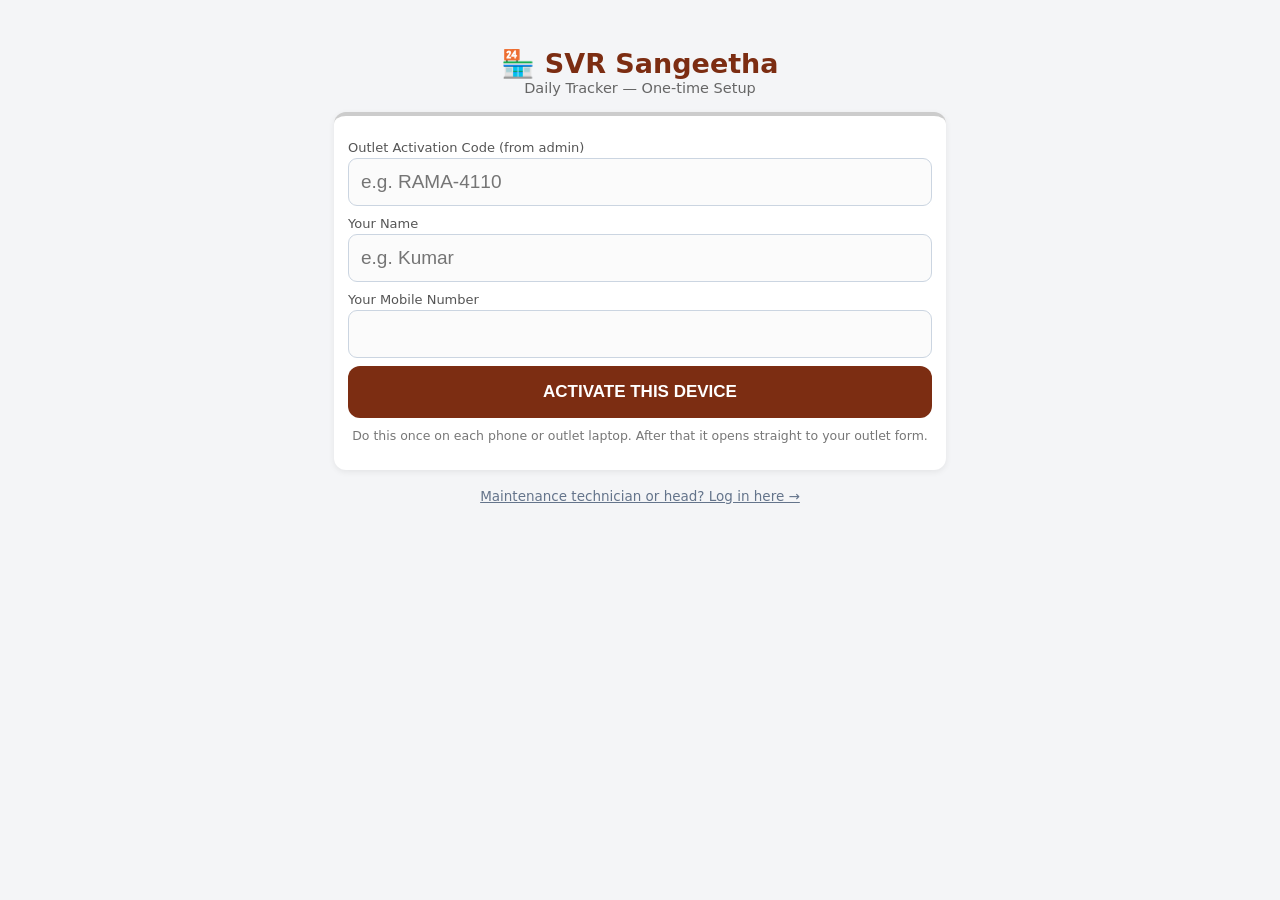
<file: index.html>
<!DOCTYPE html>
<html lang="en">
<head>
<meta charset="UTF-8">
<meta name="viewport" content="width=device-width, initial-scale=1.0, viewport-fit=cover">
<meta name="theme-color" content="#7c2d12">
<meta name="mobile-web-app-capable" content="yes">
<meta name="apple-mobile-web-app-capable" content="yes">
<meta name="apple-mobile-web-app-title" content="SVR Tracker">
<title>SVR Daily Tracker</title>
<link rel="icon" type="image/png" href="./logo.png">
<link rel="apple-touch-icon" href="./apple-touch-icon.png">
<link rel="manifest" href="./manifest.json">
<style>
  :root{--brand:#7c2d12;}
  *{box-sizing:border-box;}
  body{margin:0;font-family:'Segoe UI',system-ui,Arial,sans-serif;background:#f4f5f7;color:#222;}
  header{background:var(--brand);color:#fff;padding:14px 16px;padding-top:calc(14px + env(safe-area-inset-top));}
  header .t{font-size:19px;font-weight:800;}
  header .s{font-size:13px;color:#ffd9c2;margin-top:2px;}
  .wrap{padding:14px;max-width:640px;margin:auto;padding-bottom:60px;}
  .card{background:#fff;border-radius:12px;padding:14px;margin-bottom:14px;
        box-shadow:0 2px 6px rgba(0,0,0,.07);border-top:4px solid #ccc;}
  .card.att{border-top-color:#0369a1;} .card.gas{border-top-color:#ea580c;} .card.eb{border-top-color:#16a34a;}
  .sec{font-size:17px;font-weight:700;display:flex;justify-content:space-between;align-items:center;gap:8px;flex-wrap:wrap;}
  .badge{font-size:12px;font-weight:700;padding:3px 10px;border-radius:20px;}
  .b-done{background:#d1f5d3;color:#14532d;} .b-pend{background:#ffe4e4;color:#991b1b;}
  .sub{font-size:12px;color:#666;margin-top:3px;}
  label{display:block;font-size:13px;color:#555;margin:10px 0 3px;}
  input{width:100%;border:1.4px solid #cbd5e1;border-radius:9px;padding:12px;font-size:19px;background:#fbfbfb;}
  input:focus{outline:2px solid var(--brand);}
  .row{display:flex;gap:10px;} .row>div{flex:1;}
  .grp{border-top:1px dashed #e2e2e2;padding-top:6px;margin-top:12px;}
  .grp .nm{font-weight:700;font-size:15px;}
  button{cursor:pointer;}
  .savebtn{width:100%;background:var(--brand);color:#fff;border:none;border-radius:10px;
           padding:14px;font-size:15.5px;font-weight:800;margin-top:14px;letter-spacing:.4px;}
  .savebtn.done{background:#0369a1;}
  .savebtn:disabled{opacity:.6;}
  .bigbtn{width:100%;background:var(--brand);color:#fff;border:none;border-radius:12px;
          padding:16px;font-size:17px;font-weight:800;margin-top:8px;}
  .warn{color:#b45309;font-weight:600;font-size:14px;margin-top:8px;}
  .cons{margin-top:8px;font-size:15.5px;font-weight:700;color:#14532d;}
  .cons.neg{color:#b91c1c;}
  .hint{font-size:12.5px;color:#777;text-align:center;margin-top:10px;}
  .note{background:#fff7ed;border:1px solid #fed7aa;border-radius:9px;padding:10px;font-size:13.5px;margin-bottom:14px;}
  .banner{padding:9px;text-align:center;color:#fff;font-size:13.5px;}
  .off{background:#7f1d1d;} .pend{background:#b45309;font-weight:600;}
  .link{color:#0369a1;text-decoration:underline;cursor:pointer;font-size:14px;}
  #loading{text-align:center;padding:60px 20px;color:#666;}
  .brandtop{text-align:center;margin:34px 0 16px;}
  .brandtop .b1{font-size:27px;font-weight:800;color:var(--brand);}
  .brandtop .b2{font-size:14.5px;color:#666;}
  .center{text-align:center;}
  #maintBar{display:none;position:fixed;left:0;right:0;bottom:0;z-index:30;background:#fff;border-top:1px solid #e2e8f0;
    box-shadow:0 -2px 10px rgba(0,0,0,.06);padding-bottom:env(safe-area-inset-bottom);}
  #maintBar a{flex:1;text-align:center;padding:14px 6px;font-weight:800;font-size:15px;text-decoration:none;color:#64748b;}
  #maintBar a.on{color:#7c2d12;box-shadow:inset 0 3px 0 #7c2d12;}
  body.hasBar .wrap{padding-bottom:110px;}
  .teamlink{display:block;text-align:center;margin-top:18px;color:#64748b;font-size:13.5px;}
</style>
</head>
<body>
<div id="app"><div id="loading">Loading…</div></div>
<nav id="maintBar"><a class="on">📋 Daily Tracker</a><a href="./maint.html">🛠️ Maintenance</a></nav>
<script>
// ===================== CONFIG =====================
var API = 'https://script.google.com/macros/s/AKfycbzHAQxit9t7djfxG1KXSklYJshq6pwFm7r3g0vMFh9AFeHixG8hR_zTl5595IrlJmrrrw/exec';
// ==================================================

var S = {
  code: localStorage.getItem('code') || '',
  outlet: localStorage.getItem('outlet') || '',
  person: localStorage.getItem('person') || '',
  mobile: localStorage.getItem('mobile') || '',
  meta: JSON.parse(localStorage.getItem('meta') || 'null'),
  config: JSON.parse(localStorage.getItem('config') || 'null'),
  lastClose: JSON.parse(localStorage.getItem('lastClose') || 'null'),
  queue: JSON.parse(localStorage.getItem('queue') || '[]'),
  online: true, day: null, form: null
};
function save(k,v){ localStorage.setItem(k, typeof v==='string'?v:JSON.stringify(v)); }
function today(){ var d=new Date(); return d.getFullYear()+'-'+String(d.getMonth()+1).padStart(2,'0')+'-'+String(d.getDate()).padStart(2,'0'); }
function num(v){ var n=parseFloat(String(v).replace(',','.')); return isNaN(n)?0:n; }
function esc(s){ return String(s==null?'':s).replace(/[&<>"]/g,function(c){return {'&':'&amp;','<':'&lt;','>':'&gt;','"':'&quot;'}[c];}); }
function apiGet(p){ var q=Object.keys(p).map(function(k){return k+'='+encodeURIComponent(p[k]);}).join('&');
  return fetch(API+'?'+q).then(function(r){return r.json();}); }
function apiPost(b){ return fetch(API,{method:'POST',body:JSON.stringify(b)}).then(function(r){return r.json();}); }
function render(h){ document.getElementById('app').innerHTML = h; }

// ===================== SETUP =====================
function showSetup(msg){
  render('<div class="wrap"><div class="brandtop"><div class="b1">🏪 SVR Sangeetha</div>'+
    '<div class="b2">Daily Tracker — One-time Setup</div></div><div class="card">'+
    (msg?'<p class="warn">'+esc(msg)+'</p>':'')+
    '<label>Outlet Activation Code (from admin)</label><input id="i-code" autocapitalize="characters" placeholder="e.g. RAMA-4110" value="'+esc(S.code)+'">'+
    '<label>Your Name</label><input id="i-person" placeholder="e.g. Kumar" value="'+esc(S.person)+'">'+
    '<label>Your Mobile Number</label><input id="i-mobile" inputmode="numeric" maxlength="10" value="'+esc(S.mobile)+'">'+
    '<button class="bigbtn" onclick="doActivate()">ACTIVATE THIS DEVICE</button>'+
    '<p class="hint">Do this once on each phone or outlet laptop. After that it opens straight to your outlet form.</p>'+
    '</div><a class="teamlink" href="./team.html">Maintenance technician or head? Log in here →</a></div>');
}
function doActivate(){
  var code=document.getElementById('i-code').value.trim().toUpperCase();
  var person=document.getElementById('i-person').value.trim();
  var mobile=document.getElementById('i-mobile').value.trim();
  if(!code||!person||mobile.length<10){ alert('Enter outlet code, your name and 10-digit mobile number.'); return; }
  render('<div id="loading">Activating…</div>');
  apiPost({action:'activate',code:code,person:person,mobile:mobile}).then(function(j){
    if(!j.ok){ showSetup(j.error||'Activation failed'); return; }
    S.code=code; S.outlet=j.outlet; S.person=person; S.mobile=mobile; S.meta=j.meta; S.config=j.config;
    save('code',code); save('outlet',j.outlet); save('person',person); save('mobile',mobile);
    save('meta',j.meta); save('config',j.config);
    alert('✅ Activated!\nThis device is now linked to '+j.outlet+'.');
    loadDay();
  }).catch(function(){ showSetup('Cannot reach server. Check internet and try again.'); });
}
function changePerson(){
  var p=prompt('Enter your name:',S.person); if(!p) return;
  var m=prompt('Enter your mobile number:',S.mobile); if(!m||m.trim().length<10){ alert('Valid 10-digit mobile needed'); return; }
  S.person=p.trim(); S.mobile=m.trim(); save('person',S.person); save('mobile',S.mobile); drawDay();
}

// ===================== LOAD DAY =====================
function loadDay(){
  render('<div id="loading">Loading today\'s form…</div>');
  apiGet({action:'dayform',code:S.code,date:today()}).then(function(j){
    if(!j.ok){ if(j.error==='code_revoked'){ clearReg('This code was removed by admin. Ask for a new code.'); return; } throw 0; }
    S.online=true; S.meta=j.meta; S.config=j.config; save('meta',j.meta); save('config',j.config);
    S.day=j; S.form=buildForm(j); drawDay(); flush();
  }).catch(function(){
    S.online=false;
    if(!S.config){ render('<div class="wrap center" style="padding-top:70px"><p>Cannot reach server and nothing saved on this device yet.<br><br>Check internet and retry.</p><button class="bigbtn" onclick="loadDay()">RETRY</button></div>'); return; }
    S.day={ ok:true, date:today(), outlet:S.outlet, meta:S.meta, config:S.config,
            previous:S.lastClose||{gas:[],eb:[]}, prevDates:{gas:'',eb:''},
            holiday:false, existing:{att:null,gas:null,eb:null} };
    S.form=buildForm(S.day); drawDay();
  });
}

function buildForm(j){
  var f={att:{total:'',present:'',absent:'',dayoff:''},gas:[],eb:[]};
  (j.config.gas||[]).forEach(function(g,i){
    var pv=(j.previous.gas&&j.previous.gas[i]!=null&&j.previous.gas[i]!=='')?j.previous.gas[i]:'';
    f.gas.push({opening:String(pv),purchase:'0',extra:'0',closing:''});
  });
  (j.config.eb||[]).forEach(function(e,i){
    var pv=(j.previous.eb&&j.previous.eb[i]!=null&&j.previous.eb[i]!=='')?j.previous.eb[i]:'';
    f.eb.push({opening:String(pv),closing:''});
  });
  var ex=j.existing||{};
  if(ex.att){ f.att={total:ex.att.total,present:ex.att.present,absent:ex.att.absent,dayoff:ex.att.dayoff}; }
  if(ex.gas){ ex.gas.items.forEach(function(g,i){ if(f.gas[i]) f.gas[i]={opening:String(g.opening),purchase:String(g.purchase),extra:String(g.extra==null?0:g.extra),closing:String(g.closing)}; }); }
  if(ex.eb){ ex.eb.items.forEach(function(e,i){ if(f.eb[i]) f.eb[i]={opening:String(e.opening),closing:String(e.closing)}; }); }
  return f;
}

// ===================== DRAW =====================
function drawDay(){
  var j=S.day, d=j.date, ex=j.existing||{};
  var h='<header><div class="t" onclick="secretTap()">🏪 '+esc(S.outlet)+'</div><div class="s">'+esc(S.person)+' • '+d+
        ' • <span class="link" style="color:#ffd9c2" onclick="changePerson()">change person</span></div></header>';
  if(!S.online) h+='<div class="banner off">📴 Offline — saved on this device, will send automatically</div>';
  if(S.queue.length) h+='<div class="banner pend" onclick="flush(true)">⏳ '+S.queue.length+' saved entry waiting to send — tap to retry</div>';
  h+='<div class="wrap">';
  if(j.holiday) h+='<div class="note">🌙 <b>Weekly holiday</b> for '+esc(S.outlet)+' today. No entry is required — the dashboard will not mark this day as missing.</div>';
  h+='<div class="note">✅ You can save each section separately. Fill attendance now and gas/EB later — whatever is ready.</div>';
  if(j.meta.att) h+=attCard(ex.att);
  if((j.config.gas||[]).length) h+=gasCard(ex.gas);
  if((j.config.eb||[]).length) h+=ebCard(ex.eb);
  h+='</div>';
  render(h); refreshCalcs(); maintButton();
}

function statusBadge(sec){
  return sec ? '<span class="badge b-done">✓ Saved</span>' : '<span class="badge b-pend">Not saved</span>';
}
function savedLine(sec){
  return sec ? '<div class="sub">Saved by '+esc(sec.by)+' at '+esc(sec.at)+'</div>' : '';
}

function attCard(ex){
  var a=S.form.att;
  return '<div class="card att"><div class="sec"><span>👥 Attendance</span>'+statusBadge(ex)+'</div>'+savedLine(ex)+
    '<div class="row"><div><label>Total staff</label><input inputmode="numeric" value="'+esc(a.total)+'" oninput="upd(\'att\',0,\'total\',this.value)"></div>'+
    '<div><label>Present</label><input inputmode="numeric" value="'+esc(a.present)+'" oninput="upd(\'att\',0,\'present\',this.value)"></div></div>'+
    '<div class="row"><div><label>Absent</label><input inputmode="numeric" value="'+esc(a.absent)+'" oninput="upd(\'att\',0,\'absent\',this.value)"></div>'+
    '<div><label>Day off</label><input inputmode="numeric" value="'+esc(a.dayoff)+'" oninput="upd(\'att\',0,\'dayoff\',this.value)"></div></div>'+
    '<div class="warn" id="attwarn" style="display:none">⚠️ Present + Absent + Day off must equal Total</div>'+
    '<button class="savebtn'+(ex?' done':'')+'" onclick="saveSection(\'att\')">'+(ex?'UPDATE ATTENDANCE':'SAVE ATTENDANCE')+'</button></div>';
}

function gasCard(ex){
  var h='<div class="card gas"><div class="sec"><span>🔥 Gas</span>'+statusBadge(ex)+'</div>'+savedLine(ex);
  S.config.gas.forEach(function(g,i){
    var v=S.form.gas[i];
    var src=S.day.prevDates.gas ? 'auto from '+S.day.prevDates.gas+' closing' : 'no previous reading — type it';
    h+='<div class="grp"><div class="nm">'+esc(g.name)+'</div>'+
      '<div class="row"><div><label>Opening ('+src+')</label><input inputmode="decimal" value="'+esc(v.opening)+'" oninput="upd(\'gas\','+i+',\'opening\',this.value)"></div>'+
      '<div><label>Purchased today</label><input inputmode="decimal" value="'+esc(v.purchase)+'" oninput="upd(\'gas\','+i+',\'purchase\',this.value)"></div></div>'+
      '<div class="row">'+(g.extra?'<div><label>'+esc(g.extra)+'</label><input inputmode="decimal" value="'+esc(v.extra)+'" oninput="upd(\'gas\','+i+',\'extra\',this.value)"></div>':'<div></div>')+
      '<div><label>Closing count</label><input inputmode="decimal" value="'+esc(v.closing)+'" oninput="upd(\'gas\','+i+',\'closing\',this.value)"></div></div>'+
      '<div class="cons" id="gc'+i+'"></div></div>';
  });
  return h+'<button class="savebtn'+(ex?' done':'')+'" onclick="saveSection(\'gas\')">'+(ex?'UPDATE GAS':'SAVE GAS')+'</button></div>';
}

function ebCard(ex){
  var h='<div class="card eb"><div class="sec"><span>⚡ EB Meters</span>'+statusBadge(ex)+'</div>'+savedLine(ex);
  S.config.eb.forEach(function(e,i){
    var v=S.form.eb[i];
    var src=S.day.prevDates.eb ? 'auto from '+S.day.prevDates.eb : 'no previous reading — type it';
    h+='<div class="grp"><div class="nm">'+esc(e.name)+(e.mult!=1?' (×'+e.mult+')':'')+'</div>'+
      '<div class="row"><div><label>Opening ('+src+')</label><input inputmode="decimal" value="'+esc(v.opening)+'" oninput="upd(\'eb\','+i+',\'opening\',this.value)"></div>'+
      '<div><label>Today\'s reading</label><input inputmode="decimal" value="'+esc(v.closing)+'" oninput="upd(\'eb\','+i+',\'closing\',this.value)"></div></div>'+
      '<div class="cons" id="ec'+i+'"></div></div>';
  });
  return h+'<button class="savebtn'+(ex?' done':'')+'" onclick="saveSection(\'eb\')">'+(ex?'UPDATE EB READINGS':'SAVE EB READINGS')+'</button></div>';
}

function upd(kind,i,f,val){ if(kind==='att') S.form.att[f]=val; else S.form[kind][i][f]=val; refreshCalcs(); }

function refreshCalcs(){
  var a=S.form.att, w=document.getElementById('attwarn');
  if(w){ var bad=a.total!=='' && (num(a.total)!==num(a.present)+num(a.absent)+num(a.dayoff)); w.style.display=bad?'block':'none'; }
  (S.config.gas||[]).forEach(function(g,i){
    var el=document.getElementById('gc'+i); if(!el) return;
    var v=S.form.gas[i];
    if(v.closing===''||v.opening===''){ el.textContent='Consumption: —'; el.className='cons'; return; }
    var c=num(v.opening)+num(v.purchase)-num(v.closing);
    el.textContent='Consumption: '+Math.round(c*100)/100; el.className=c<0?'cons neg':'cons';
  });
  (S.config.eb||[]).forEach(function(e,i){
    var el=document.getElementById('ec'+i); if(!el) return;
    var v=S.form.eb[i];
    if(v.closing===''||v.opening===''){ el.textContent='Units used: —'; el.className='cons'; return; }
    var c=num(v.closing)-num(v.opening), t='Units used: '+Math.round(c*10)/10;
    if(e.mult!=1) t+='  →  '+Math.round(c*e.mult*10)/10+' (×'+e.mult+')';
    el.textContent=t; el.className=c<0?'cons neg':'cons';
  });
}

// ===================== SAVE ONE SECTION =====================
function saveSection(kind){
  var body={action:'submit',code:S.code,person:S.person,mobile:S.mobile,date:S.day.date};
  if(kind==='att'){
    var a=S.form.att;
    if(a.total===''||a.present===''||a.absent===''||a.dayoff===''){ alert('Fill all 4 attendance fields before saving attendance.'); return; }
    if(num(a.total)!==num(a.present)+num(a.absent)+num(a.dayoff)){ alert('Attendance mismatch:\nPresent + Absent + Day off must equal Total staff.'); return; }
    body.attendance={total:num(a.total),present:num(a.present),absent:num(a.absent),dayoff:num(a.dayoff)};
  }
  if(kind==='gas'){
    var any=false, negs=[];
    for(var i=0;i<S.config.gas.length;i++){
      var v=S.form.gas[i];
      if(v.opening===''&&v.closing==='') continue;
      if(v.opening===''||v.closing===''){ alert('For "'+S.config.gas[i].name+'" enter both opening and closing (or leave both blank).'); return; }
      any=true;
      if(num(v.opening)+num(v.purchase)-num(v.closing)<0) negs.push(S.config.gas[i].name);
    }
    if(!any){ alert('Enter at least one gas reading before saving.'); return; }
    if(negs.length && !confirm('⚠️ Consumption is NEGATIVE for: '+negs.join(', ')+'\n\nSave anyway?')) return;
    body.gas=S.form.gas.map(function(v){ return {opening:num(v.opening),purchase:num(v.purchase),extra:num(v.extra),closing:num(v.closing)}; });
  }
  if(kind==='eb'){
    var any2=false, negs2=[];
    for(var k=0;k<S.config.eb.length;k++){
      var e=S.form.eb[k];
      if(e.opening===''&&e.closing==='') continue;
      if(e.opening===''||e.closing===''){ alert('For "'+S.config.eb[k].name+'" enter both opening and today\'s reading (or leave both blank).'); return; }
      any2=true;
      if(num(e.closing)-num(e.opening)<0) negs2.push(S.config.eb[k].name);
    }
    if(!any2){ alert('Enter at least one EB meter reading before saving.'); return; }
    if(negs2.length && !confirm('⚠️ Consumption is NEGATIVE for: '+negs2.join(', ')+'\n\nSave anyway?')) return;
    body.eb=S.form.eb.map(function(v){ return {opening:num(v.opening),closing:num(v.closing)}; });
  }
  rememberClosings();
  apiPost(body).then(function(j){
    if(!j.ok){ if(j.error==='code_revoked'){ clearReg('This code was removed by admin.'); return; } throw 0; }
    alert('✅ '+j.saved.join(' + ')+' saved for '+S.outlet+'.');
    loadDay();
  }).catch(function(){
    S.queue=S.queue.filter(function(q){ return !(q.date===body.date && sameKind(q,body)); });
    S.queue.push(body); save('queue',S.queue);
    S.online=false;
    alert('📴 Saved on this device.\nNo internet right now — it will be sent automatically when connection is back.');
    drawDay();
  });
}
function sameKind(a,b){ return (!!a.attendance===!!b.attendance)&&(!!a.gas===!!b.gas)&&(!!a.eb===!!b.eb); }
function rememberClosings(){
  S.lastClose={ gas:S.form.gas.map(function(v){ return v.closing===''?'':num(v.closing); }),
                eb:S.form.eb.map(function(v){ return v.closing===''?'':num(v.closing); }) };
  save('lastClose',S.lastClose);
}

function flush(manual){
  if(!S.queue.length){ if(manual) alert('Nothing waiting.'); return; }
  var item=S.queue[0];
  apiPost(item).then(function(j){
    if(j.ok||j.error==='code_revoked'){
      S.queue.shift(); save('queue',S.queue);
      if(S.queue.length) flush(); else if(manual){ alert('✅ All pending entries sent.'); loadDay(); } else drawDay();
    }
  }).catch(function(){});
}
setInterval(function(){ flush(); }, 30000);

// ---- admin only: tap the outlet name 5 times, then enter admin PIN ----
var tapN = 0, tapT = 0;
function secretTap(){
  var now = Date.now();
  if (now - tapT > 2500) tapN = 0;
  tapT = now; tapN++;
  if (tapN < 5) return;
  tapN = 0;
  var pin = prompt('Admin PIN required to change the outlet on this device:');
  if (!pin) return;
  apiGet({ action:'log', pin:pin.trim() }).then(function(j){
    if (!j.ok) { alert('Wrong PIN. This device stays registered to ' + S.outlet + '.'); return; }
    logoutDevice();
  }).catch(function(){ alert('No internet. Connect first, then try again.'); });
}

function logoutDevice(){
  if(S.queue.length){
    if(!confirm('⚠️ '+S.queue.length+' saved entry has NOT been sent to the server yet.\n\nLogging out will delete it. Continue?')) return;
  } else if(!confirm('Unregister this device from '+S.outlet+'?\n\nAn activation code will be needed to register again.')) return;
  ['code','outlet','person','mobile','config','meta','lastClose','queue'].forEach(function(k){ localStorage.removeItem(k); });
  S.code=''; S.outlet=''; S.person=''; S.mobile=''; S.config=null; S.meta=null; S.lastClose=null; S.queue=[];
  showSetup('Logged out. Enter the new outlet code to register this device.');
}

function clearReg(msg){
  ['code','outlet','config','meta'].forEach(function(k){ localStorage.removeItem(k); });
  S.code=''; S.outlet=''; S.config=null; S.meta=null; showSetup(msg);
}

// ===================== MAINTENANCE BUTTON (outlet-by-outlet) =====================
// Shows only if admin switched maintenance ON for this outlet on the maintenance
// server. Any failure here just hides the button — the tracker is never affected.
var MAINT_API = 'https://svr.oias-ops.online';
try { if (localStorage.getItem('maintApiOverride')) MAINT_API = localStorage.getItem('maintApiOverride'); } catch (e) {}
var maintChecked = '', maintCheckedAt = 0;
// re-check when the outlet reopens the app from the background
document.addEventListener('visibilitychange', function(){ if (!document.hidden) { try { maintButton(); } catch (e) {} } });
setInterval(function(){ if (!document.hidden) { try { maintButton(); } catch (e) {} } }, 300000);
function maintButton(){
  try {
    var bar = document.getElementById('maintBar');
    var show = function (on) { bar.style.display = on ? 'flex' : 'none'; document.body.classList.toggle('hasBar', !!on); };
    if (!S.outlet) { show(false); return; }
    var key = 'maintOn_' + S.outlet;
    show(localStorage.getItem(key) === '1');
    // ask the server again at most once a minute (also when the app is reopened)
    if (maintChecked === S.outlet && Date.now() - maintCheckedAt < 60000) return;
    maintChecked = S.outlet; maintCheckedAt = Date.now();
    var ctrl = ('AbortController' in window) ? new AbortController() : null;
    if (ctrl) setTimeout(function(){ ctrl.abort(); }, 6000);
    fetch(MAINT_API + '/api/m/enabled?outlet=' + encodeURIComponent(S.outlet), ctrl ? { signal: ctrl.signal } : {})
      .then(function(r){ return r.json(); })
      .then(function(j){
        if (!j || !j.ok) return;
        localStorage.setItem(key, j.enabled ? '1' : '0');
        show(j.enabled);
      }).catch(function(){ /* server unreachable: keep last known state */ });
  } catch (e) {}
}

// Remove leftovers of the earlier Antigravity version (service worker + caches)
try {
  if ('serviceWorker' in navigator) navigator.serviceWorker.getRegistrations().then(function(rs){ rs.forEach(function(r){ r.unregister(); }); });
  if ('caches' in window) caches.keys().then(function(ks){ ks.forEach(function(k){ caches.delete(k); }); });
} catch (e) {}

if(S.code && S.outlet) loadDay(); else showSetup();
</script>
</body>
</html>
</file>
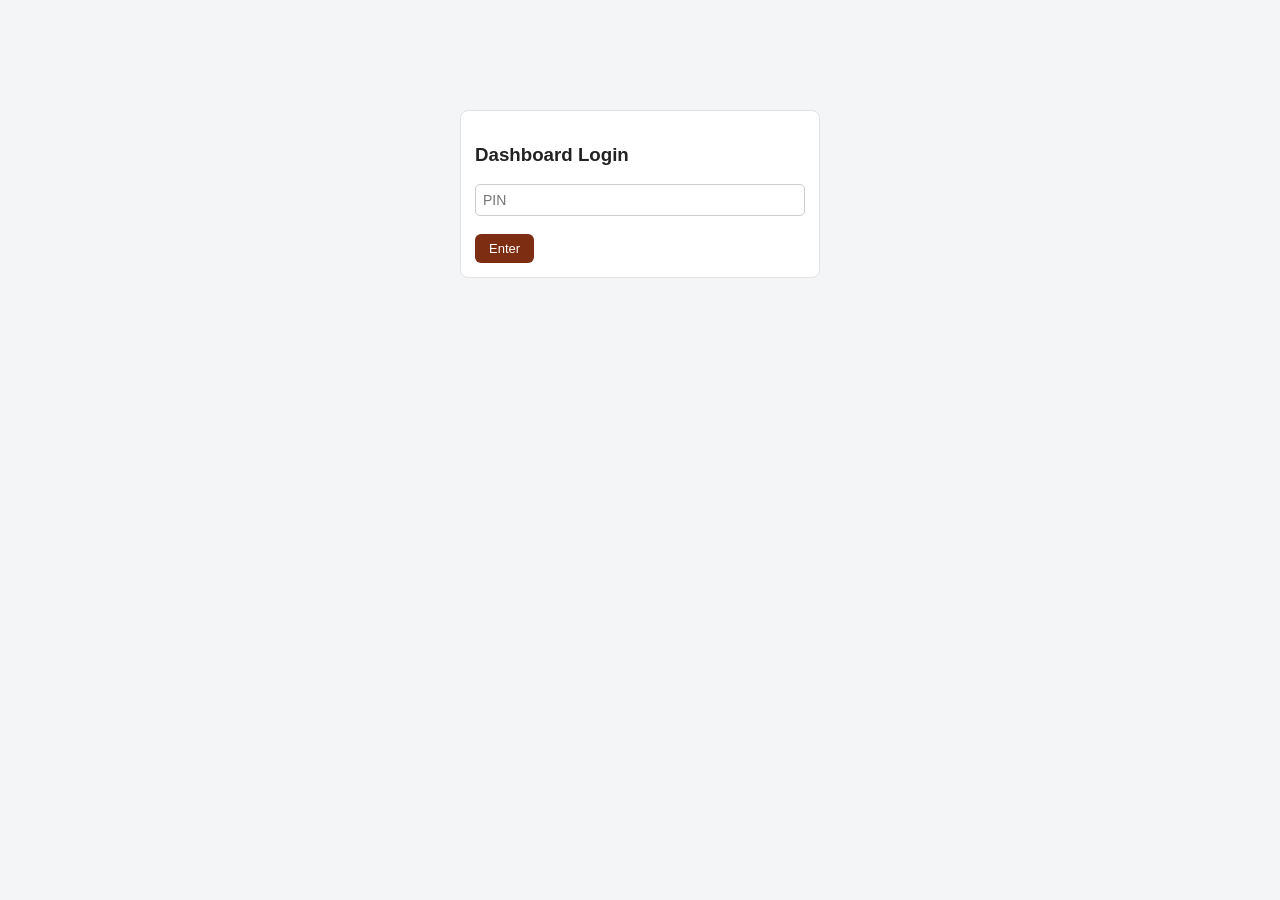
<file: dashboard.html>
<!DOCTYPE html>
<html lang="en">
<head>
<meta charset="UTF-8">
<meta name="viewport" content="width=device-width, initial-scale=1.0">
<title>SVR Daily Tracker — Dashboard</title>
<style>
  body{margin:0;font-family:'Segoe UI',Arial,sans-serif;background:#f4f5f7;color:#222;}
  header{background:#7c2d12;color:#fff;padding:12px 18px;display:flex;gap:16px;align-items:center;flex-wrap:wrap;}
  header .t{font-size:18px;font-weight:700;}
  header a{color:#ffd9c2;text-decoration:none;font-weight:600;cursor:pointer;}
  .wrap{padding:16px;max-width:1350px;margin:auto;}
  .card{background:#fff;border:1px solid #e2e2e2;border-radius:8px;padding:14px;margin-bottom:14px;}
  table{border-collapse:collapse;background:#fff;width:100%;}
  th,td{border:1px solid #ddd;padding:5px 7px;font-size:13px;text-align:center;}
  th{background:#fbe9e0;}
  .left{text-align:left;}
  .ok{background:#d1f5d3;color:#14532d;font-weight:700;}
  .part{background:#fef3c7;color:#92400e;font-weight:700;font-size:11px;}
  .miss{background:#ffd6d6;color:#991b1b;font-weight:700;}
  .hol{background:#e5e7eb;color:#6b7280;}
  .fut{background:#f7f7f7;color:#ccc;}
  .btn{background:#7c2d12;color:#fff;border:none;padding:7px 14px;border-radius:6px;cursor:pointer;font-size:13px;}
  .btn2{background:#0369a1;}
  input,select{padding:7px;border:1px solid #ccc;border-radius:5px;font-size:14px;}
  .chip{display:inline-block;background:#eee;border-radius:12px;padding:2px 10px;margin:2px;font-size:12px;}
  .late{color:#b45309;font-weight:700;}
  #loginbox{max-width:330px;margin:110px auto;}
  .scroll{overflow-x:auto;}
  .y{color:#15803d;font-weight:700;} .n{color:#b91c1c;font-weight:700;}
  .pill{border-radius:20px;padding:2px 10px;font-size:11.5px;font-weight:700;}
  .okcell{background:#f2fbf3;} .ncell{background:#fff7f7;}
  .rin{display:block;width:100%;margin-top:4px;font-size:12px;padding:4px;border:1px solid #f0b4b4;border-radius:4px;}
  td.okcell,td.ncell{min-width:130px;}
</style>
</head>
<body>
<div id="app"></div>
<script src="./tracker-payroll.js?v=20261117b"></script>
<script>
// ===================== CONFIG =====================
var API = 'https://script.google.com/macros/s/AKfycbzHAQxit9t7djfxG1KXSklYJshq6pwFm7r3g0vMFh9AFeHixG8hR_zTl5595IrlJmrrrw/exec';
// ==================================================

var PIN = localStorage.getItem('adminpin') || '';
var DATA = null;

function apiGet(p){ var q=Object.keys(p).map(function(k){return k+'='+encodeURIComponent(p[k]);}).join('&');
  return fetch(API+'?'+q).then(function(r){return r.json();}); }
function apiPost(b){ return fetch(API,{method:'POST',body:JSON.stringify(b)}).then(function(r){return r.json();}); }
function esc(s){ return String(s==null?'':s).replace(/[&<>"]/g,function(c){return {'&':'&amp;','<':'&lt;','>':'&gt;','"':'&quot;'}[c];}); }
function render(h){ document.getElementById('app').innerHTML=h; }
function pad(n){ return String(n).padStart(2,'0'); }
function todayStr(){ var d=new Date(); return d.getFullYear()+'-'+pad(d.getMonth()+1)+'-'+pad(d.getDate()); }
function yesterdayStr(){ var d=new Date(Date.now()-86400000); return d.getFullYear()+'-'+pad(d.getMonth()+1)+'-'+pad(d.getDate()); }
function monthNow(){ return todayStr().substring(0,7); }
function dow(d){ var p=d.split('-'); return ['Sun','Mon','Tue','Wed','Thu','Fri','Sat'][new Date(+p[0],+p[1]-1,+p[2]).getDay()]; }

function showLogin(msg){
  render('<div id="loginbox" class="card"><h3>Dashboard Login</h3>'+(msg?'<p style="color:red">'+esc(msg)+'</p>':'')+
    '<input type="password" id="pin" placeholder="PIN" style="width:95%"><br><br>'+
    '<button class="btn" onclick="doLogin()">Enter</button></div>');
}
function doLogin(){ PIN=document.getElementById('pin').value.trim(); localStorage.setItem('adminpin',PIN); load(monthNow(),'day'); }
function logout(){ localStorage.removeItem('adminpin'); PIN=''; showLogin(); }

function nav(){
  return '<header><span class="t">🏪 SVR Daily Tracker — Admin</span>'+
    '<a onclick="view=\'day\';draw()">Daily Report</a>'+
    '<a onclick="view=\'grid\';draw()">Month Grid</a>'+
    '<a onclick="loadLog()">Submission Log</a>'+
    '<a href="./maint-admin.html">🛠️ Maintenance</a>'+
    '<a onclick="logout()">Logout</a></header>';
}

var view='day', reportDate=yesterdayStr(), latestKnown='';

function load(month,v){
  if(v) view=v;
  render(nav()+'<div class="wrap"><p>Loading…</p></div>');
  apiGet({action:'status',pin:PIN,month:month}).then(function(j){
    if(!j.ok){ showLogin(j.error==='wrong pin'?'Wrong PIN':j.error); return; }
    DATA=j;
    if(j.latest && j.latest!==latestKnown){
      latestKnown=j.latest;
      // on the very first open, snap the report to the latest date that has data
      if(!window.__snapped){ window.__snapped=true; reportDate=j.latest;
        if(j.latest.substring(0,7)!==month){ load(j.latest.substring(0,7),view); return; } }
    }
    draw(); try{ ppAutoMaybe(); }catch(e){}
  }).catch(function(){ render(nav()+'<div class="wrap"><p>Cannot reach server. Refresh to retry.</p></div>'); });
}

function cellState(o,d){
  var meta=DATA.meta[o];
  if(meta.holidays && meta.holidays.indexOf(dow(d))>=0) return {k:'hol',txt:'H',miss:[]};
  if(d>todayStr()) return {k:'fut',txt:'·',miss:[]};
  var c=DATA.grid[o] && DATA.grid[o][d];
  var need=[], miss=[];
  if(meta.att) need.push('A'); if(meta.gas) need.push('G'); if(meta.eb) need.push('E');
  if(!c) miss=need.slice();
  else {
    if(meta.att && !c.a) miss.push('A');
    if(meta.gas && !c.g) miss.push('G');
    if(meta.eb  && !c.e) miss.push('E');
  }
  if(!miss.length) return {k:'ok',txt:'✓',miss:[],cell:c};
  if(miss.length===need.length) return {k:'miss',txt:'✗',miss:miss,cell:c};
  return {k:'part',txt:miss.join(''),miss:miss,cell:c};
}
var LBL={A:'Attendance',G:'Gas Reading',E:'EB Reading'};

function draw(){ if(view==='grid') drawGrid(); else drawDay(); }

// ---------- MONTH GRID ----------
function drawGrid(){
  var m=DATA.month, p=m.split('-'), ndays=new Date(+p[0],+p[1],0).getDate();
  var h=nav()+'<div class="wrap"><div class="card">Month: <input type="month" id="mon" value="'+m+'"> '+
    '<button class="btn" onclick="load(document.getElementById(\'mon\').value,\'grid\')">Show</button> '+
    '<span class="chip ok">✓ all done</span><span class="chip part">A/G/E = that part missing</span>'+
    '<span class="chip miss">✗ nothing</span><span class="chip hol">H holiday</span></div><div class="scroll"><table><tr><th class="left">Outlet</th>';
  for(var d=1;d<=ndays;d++) h+='<th>'+d+'</th>';
  h+='<th>Done</th></tr>';
  DATA.outlets.forEach(function(o){
    var done=0,poss=0; h+='<tr><td class="left"><b>'+esc(o)+'</b></td>';
    for(var d=1;d<=ndays;d++){
      var ds=m+'-'+pad(d), st=cellState(o,ds);
      if(st.k==='ok'){done++;poss++;} else if(st.k==='part'||st.k==='miss'){poss++;}
      var tip=st.miss.length?'Missing: '+st.miss.map(function(x){return LBL[x];}).join(', '):
             (st.cell?esc(st.cell.by)+' @ '+esc(st.cell.at):'');
      h+='<td class="'+st.k+'" title="'+tip+'">'+st.txt+'</td>';
    }
    h+='<td><b>'+done+'/'+poss+'</b></td></tr>';
  });
  h+='</table></div></div>';
  render(h);
}

// ---------- DAILY REPORT (matches management format) ----------
function drawDay(){
  var d=reportDate;
  var isLatest = (d===latestKnown);
  var h=nav()+'<div class="wrap"><div class="card">'+
    '<div style="font-size:15px;font-weight:700;margin-bottom:8px">Showing date: '+d+
      (isLatest?'  <span style="color:#15803d">(latest — what workers just entered)</span>':'  <span style="color:#b45309">(older date)</span>')+'</div>'+
    '<button class="btn" onclick="reportDate=latestKnown;load(reportDate.substring(0,7),\'day\')">Latest entries</button> '+
    '&nbsp; or pick a date: <input type="date" id="rd" value="'+d+'"> '+
    '<button class="btn btn2" onclick="reportDate=document.getElementById(\'rd\').value; load(reportDate.substring(0,7),\'day\')">Show</button> '+
    '<div style="margin-top:8px"><span class="chip">Attendance / Gas / EB come from the app automatically</span>'+
    '<span class="chip">GRN &amp; Cost Center Transfer — you tick after checking Petpooja</span>'+
    '<span class="chip">Payroll — automatic from the punch report you upload</span></div>'+payTopBar(d)+'</div>';
  var pendCount=0, rows='';
  DATA.outlets.forEach(function(o){
    var meta=DATA.meta[o], st=cellState(o,d);
    var pp=DATA.petpooja[o+'|'+d]||{grn:false,transfer:false,reasons:{}};
    var rs=pp.reasons||{};
    var c=(DATA.grid[o]&&DATA.grid[o][d])||null;
    var isHol=(st.k==='hol');
    var oid=o.replace(/[^A-Za-z0-9]/g,'_');

    // one cell: status + its own reason box when pending
    function cell(need,okv,key){
      if(isHol||!need) return '<td><span style="color:#bbb">—</span></td>';
      if(okv) return '<td class="okcell"><span class="y">✓ Done</span></td>';
      return '<td class="ncell"><span class="n">✗ Pending</span>'+
        '<input class="rin" id="r-'+key+'-'+oid+'" value="'+esc(rs[key]||'')+'" placeholder="reason…" '+
        'onchange="savePP(\''+esc(o)+'\',\''+oid+'\')"></td>';
    }
    var pend=[];
    if(!isHol){
      if(meta.att && !(c&&c.a)) pend.push('Attendance');
      if(meta.gas && !(c&&c.g)) pend.push('Gas Reading');
      if(meta.eb  && !(c&&c.e)) pend.push('EB Reading');
      if(!pp.grn) pend.push('Vendor Bill GRN');
      if(!pp.transfer) pend.push('Cost Center Transfer');
      var pk=payCheck(o,d); if(!pk.na && !pk.done) pend.push('Payroll '+pk.text);
    }
    pendCount+=pend.length;

    rows+='<tr><td class="left"><b>'+esc(o)+'</b>'+(isHol?' <span class="pill hol">HOLIDAY</span>':'')+'</td>'+
      cell(meta.att,c&&c.a,'a')+cell(meta.gas,c&&c.g,'g')+cell(meta.eb,c&&c.e,'e');
    // GRN + Transfer: tick box + own reason box when unticked
    rows+= isHol ? '<td><span style="color:#bbb">—</span></td><td><span style="color:#bbb">—</span></td>'
      : '<td class="'+(pp.grn?'okcell':'ncell')+'"><input type="checkbox" id="grn-'+oid+'" '+(pp.grn?'checked':'')+
        ' onchange="savePP(\''+esc(o)+'\',\''+oid+'\')">'+
        (pp.grn?'':'<input class="rin" id="r-grn-'+oid+'" value="'+esc(rs.grn||'')+'" placeholder="reason…" onchange="savePP(\''+esc(o)+'\',\''+oid+'\')">')+'</td>'+
        '<td class="'+(pp.transfer?'okcell':'ncell')+'"><input type="checkbox" id="trf-'+oid+'" '+(pp.transfer?'checked':'')+
        ' onchange="savePP(\''+esc(o)+'\',\''+oid+'\')">'+
        (pp.transfer?'':'<input class="rin" id="r-trf-'+oid+'" value="'+esc(rs.trf||'')+'" placeholder="reason…" onchange="savePP(\''+esc(o)+'\',\''+oid+'\')">')+'</td>';
    rows+=payCellHtml(o,d,isHol);
    rows+='<td class="left" style="font-size:12px;color:#b91c1c">'+esc(pend.join(', '))+'</td></tr>';
  });
  h+='<div class="card"><b>'+d+' — '+pendCount+' check'+(pendCount===1?'':'s')+' pending across all outlets</b>'+
     ' &nbsp;<button class="btn btn2" onclick="copyReport()">Copy report for WhatsApp</button></div>'+
     '<div class="scroll"><table><tr><th class="left">Outlet</th><th>Attendance</th><th>Gas Reading</th><th>EB Reading</th>'+
     '<th>Vendor Bill GRN<br><span style="font-weight:400;font-size:11px">Petpooja</span></th>'+
     '<th>Cost Center Transfer<br><span style="font-weight:400;font-size:11px">Petpooja</span></th>'+
     '<th>Payroll<br><span style="font-weight:400;font-size:11px">previous day punches</span></th>'+
     '<th class="left">Pending</th></tr>'+rows+'</table></div>'+
     '<p style="font-size:13px;color:#555">Each pending check has its own reason box. Ticks and reasons save instantly to the Petpooja tab of the Google Sheet.</p></div>';
  render(h);
}

function val(id){ var el=document.getElementById(id); return el?el.value:''; }

function savePP(o,oid){
  var grn=document.getElementById('grn-'+oid).checked;
  var trf=document.getElementById('trf-'+oid).checked;
  var reasons={ a:val('r-a-'+oid), g:val('r-g-'+oid), e:val('r-e-'+oid),
                grn:val('r-grn-'+oid), trf:val('r-trf-'+oid) };
  var prev=DATA.petpooja[o+'|'+reportDate];
  if(prev&&prev.reasons){ ['a','g','e','grn','trf'].forEach(function(k){ if(!reasons[k]) reasons[k]=prev.reasons[k]||''; }); }
  apiPost({action:'petpooja',pin:PIN,date:reportDate,outlet:o,grn:grn,transfer:trf,reasons:reasons}).then(function(j){
    if(!j.ok){ alert('Save failed: '+j.error); return; }
    DATA.petpooja[o+'|'+reportDate]={grn:grn,transfer:trf,reasons:reasons};
    drawDay();
  }).catch(function(){ alert('Cannot reach server.'); });
}

function copyReport(){
  var d=reportDate, lines=['Sangeetha — Daily Outlet Updates | '+d,''];
  DATA.outlets.forEach(function(o){
    var meta=DATA.meta[o], st=cellState(o,d);
    var pp=DATA.petpooja[o+'|'+d]||{grn:false,transfer:false,reasons:{}}, rs=pp.reasons||{};
    var c=(DATA.grid[o]&&DATA.grid[o][d])||null;
    if(st.k==='hol'){ lines.push(o+': Holiday'); return; }
    var pend=[];
    if(meta.att && !(c&&c.a)) pend.push('Attendance'+(rs.a?' ('+rs.a+')':''));
    if(meta.gas && !(c&&c.g)) pend.push('Gas'+(rs.g?' ('+rs.g+')':''));
    if(meta.eb  && !(c&&c.e)) pend.push('EB'+(rs.e?' ('+rs.e+')':''));
    if(!pp.grn) pend.push('Vendor Bill GRN'+(rs.grn?' ('+rs.grn+')':''));
    if(!pp.transfer) pend.push('Cost Center Transfer'+(rs.trf?' ('+rs.trf+')':''));
    var pk=payCheck(o,d); if(!pk.na && !pk.done) pend.push('Payroll '+pk.text+' ('+pk.issues.join('; ')+')');
    lines.push(o+': '+(pend.length?'PENDING — '+pend.join('; '):'All done'));
  });
  var txt=lines.join('\n');
  if(navigator.clipboard) navigator.clipboard.writeText(txt).then(function(){ alert('Report copied. Paste into WhatsApp.'); },
    function(){ prompt('Copy this:',txt); });
  else prompt('Copy this:',txt);
}

// ---------- LOG ----------
function loadLog(){
  render(nav()+'<div class="wrap"><p>Loading…</p></div>');
  apiGet({action:'log',pin:PIN}).then(function(j){
    if(!j.ok){ showLogin(j.error==='wrong pin'?'Wrong PIN':j.error); return; }
    var h=nav()+'<div class="wrap"><div class="card"><h3>Submission Log — newest first</h3>'+
      '<p style="font-size:13px;color:#555"><b class="late">(late)</b> = saved after 12 noon or on a later day than the entry date.</p></div>'+
      '<table><tr><th>Entry Date</th><th>Outlet</th><th>Section</th><th>Person</th><th>Mobile</th><th>Saved At</th></tr>';
    j.entries.forEach(function(e){
      var late='';
      if(e.at){ var ad=e.at.substring(0,10), at=e.at.substring(11,16);
        if(ad>e.date||(ad===e.date&&at>'12:00')) late=' <span class="late">(late)</span>'; }
      h+='<tr><td>'+esc(e.date)+'</td><td class="left"><b>'+esc(e.outlet)+'</b></td><td>'+esc(e.section)+
         '</td><td>'+esc(e.person)+'</td><td>'+esc(e.mobile)+'</td><td>'+esc(e.at)+late+'</td></tr>';
    });
    render(h+'</table></div>');
  });
}

if(PIN) load(monthNow(),'day'); else showLogin();
</script>
</body>
</html>
</file>
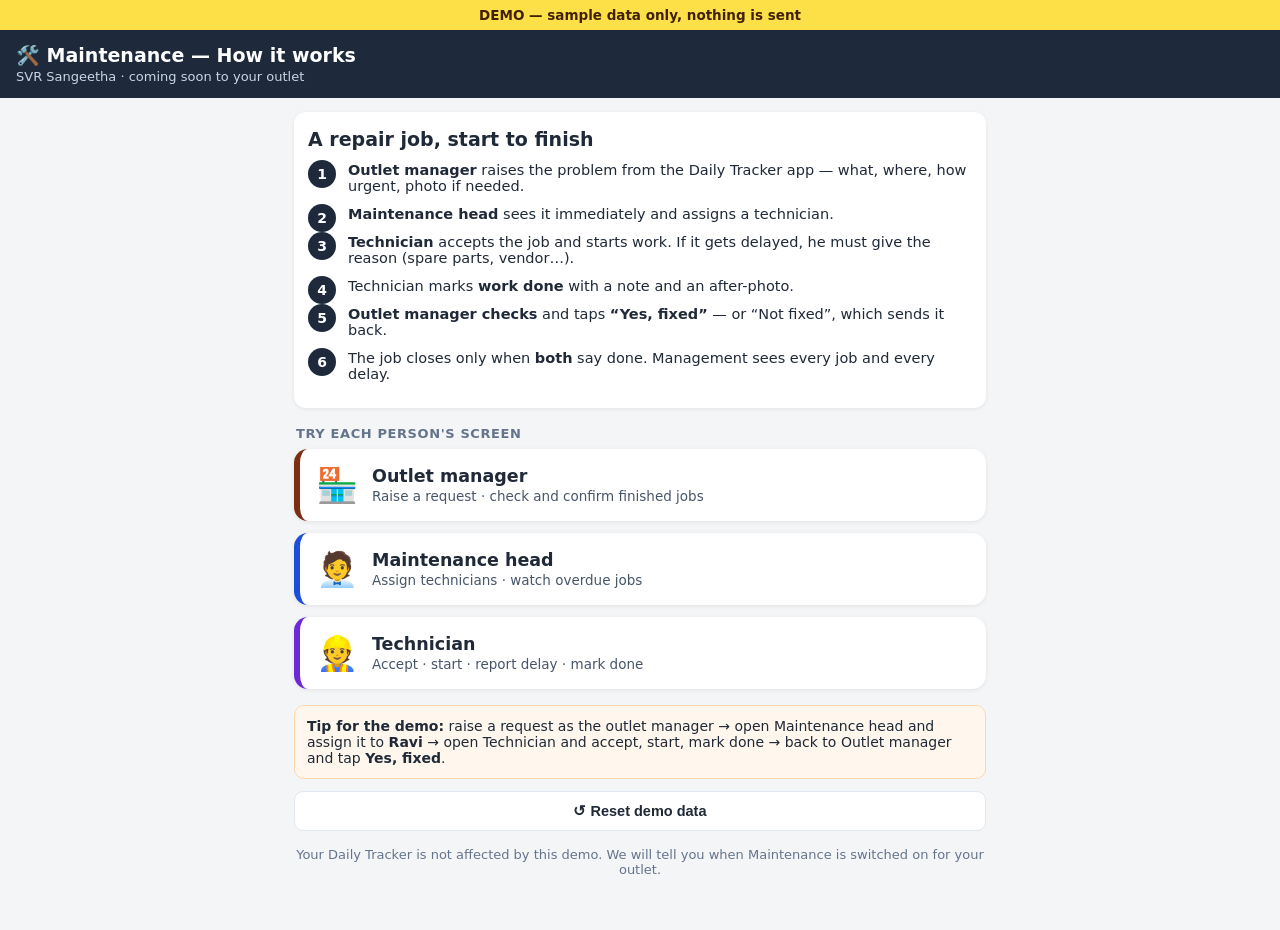
<file: demo.html>
<!DOCTYPE html>
<html lang="en">
<head>
<meta charset="UTF-8">
<meta name="viewport" content="width=device-width, initial-scale=1.0, viewport-fit=cover">
<meta name="theme-color" content="#1e293b">
<title>Maintenance Demo</title>
<link rel="icon" type="image/png" href="./logo.png">
<script src="./maint-common.js"></script>
<style>
  .role{display:flex;gap:14px;align-items:center;background:#fff;border-radius:14px;padding:16px;margin-bottom:12px;
        box-shadow:0 1px 4px rgba(0,0,0,.08);text-decoration:none;color:var(--ink);border-left:6px solid var(--m)}
  .role .ic{font-size:34px}.role b{display:block;font-size:17.5px}.role span{font-size:13.5px;color:#475569}
  .flow{counter-reset:s;list-style:none;padding:0;margin:0}
  .flow li{position:relative;padding:0 0 12px 40px;font-size:14.5px}
  .flow li:before{counter-increment:s;content:counter(s);position:absolute;left:0;top:-2px;width:28px;height:28px;border-radius:50%;
        background:var(--m);color:#fff;font-weight:800;display:flex;align-items:center;justify-content:center;font-size:14px}
  .demo{background:#fde047;color:#422006;font-weight:800;font-size:13.5px;text-align:center;padding:7px 10px}
</style>
</head>
<body>
<div class="demo">DEMO — sample data only, nothing is sent</div>
<header>
  <div class="t">🛠️ Maintenance — How it works</div>
  <div class="s">SVR Sangeetha · coming soon to your outlet</div>
</header>
<div class="wrap" style="padding-bottom:40px">

  <div class="card">
    <div class="dtitle" style="margin-bottom:12px">A repair job, start to finish</div>
    <ol class="flow">
      <li><b>Outlet manager</b> raises the problem from the Daily Tracker app — what, where, how urgent, photo if needed.</li>
      <li><b>Maintenance head</b> sees it immediately and assigns a technician.</li>
      <li><b>Technician</b> accepts the job and starts work. If it gets delayed, he must give the reason (spare parts, vendor…).</li>
      <li>Technician marks <b>work done</b> with a note and an after-photo.</li>
      <li><b>Outlet manager checks</b> and taps <b>“Yes, fixed”</b> — or “Not fixed”, which sends it back.</li>
      <li>The job closes only when <b>both</b> say done. Management sees every job and every delay.</li>
    </ol>
  </div>

  <div class="sec">Try each person's screen</div>
  <a class="role" style="border-left-color:#7c2d12" href="./maint.html?demo=1">
    <div class="ic">🏪</div><div><b>Outlet manager</b><span>Raise a request · check and confirm finished jobs</span></div></a>
  <a class="role" style="border-left-color:#1d4ed8" href="./team.html?demo=head">
    <div class="ic">🧑‍💼</div><div><b>Maintenance head</b><span>Assign technicians · watch overdue jobs</span></div></a>
  <a class="role" style="border-left-color:#6d28d9" href="./team.html?demo=tech">
    <div class="ic">👷</div><div><b>Technician</b><span>Accept · start · report delay · mark done</span></div></a>

  <div class="note" style="margin-top:16px">
    <b>Tip for the demo:</b> raise a request as the outlet manager → open Maintenance head and assign it to
    <b>Ravi</b> → open Technician and accept, start, mark done → back to Outlet manager and tap <b>Yes, fixed</b>.
  </div>

  <button class="btn l" style="width:100%" onclick="resetDemo()">↺ Reset demo data</button>
  <p style="text-align:center;font-size:13px;color:#64748b;margin-top:16px">
    Your Daily Tracker is not affected by this demo. We will tell you when Maintenance is switched on for your outlet.</p>
</div>
<script>
function resetDemo() {
  try { localStorage.removeItem('maintDemoDB'); } catch (e) {}
  M.toast('Demo data reset');
}
</script>
</body>
</html>
</file>
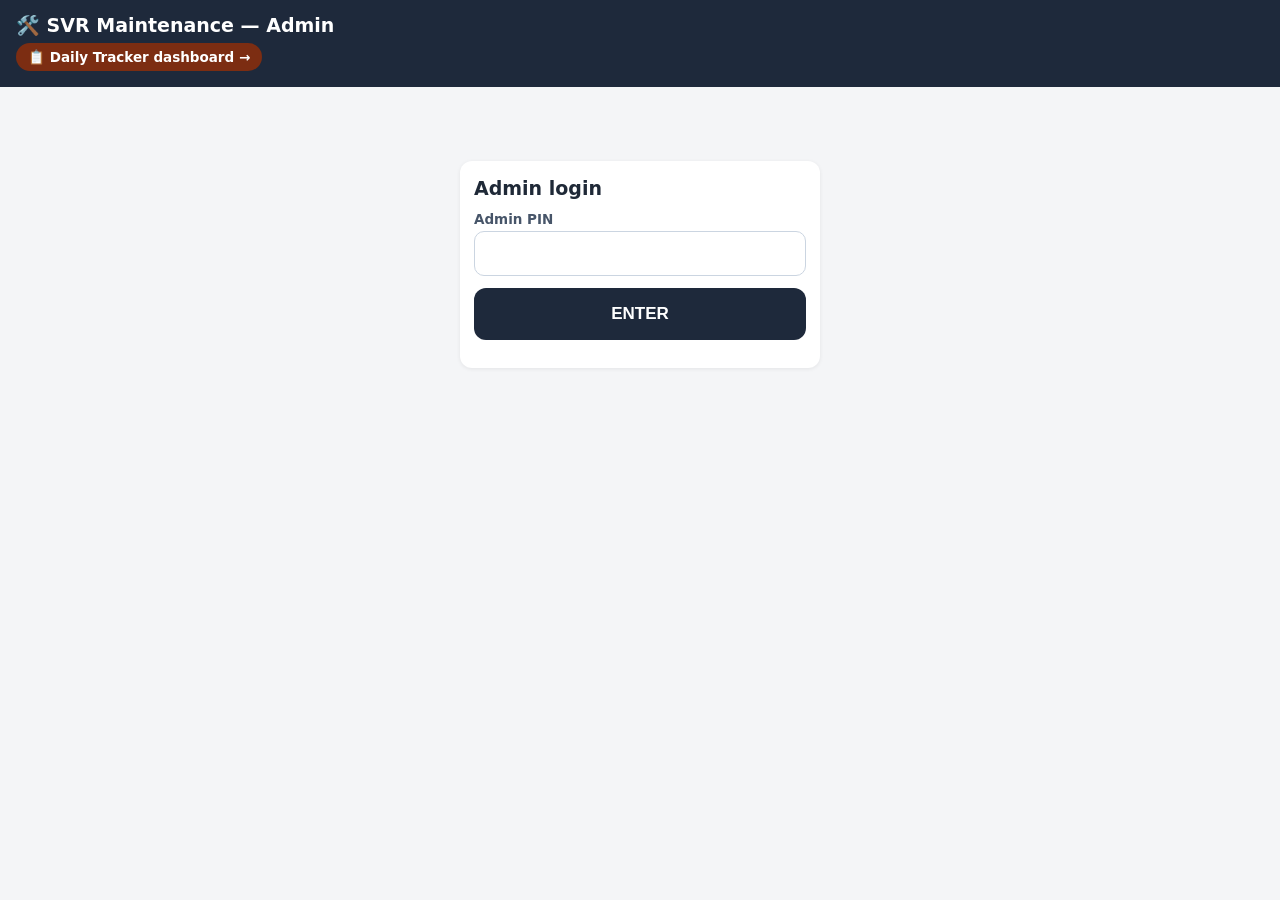
<file: maint-admin.html>
<!DOCTYPE html>
<html lang="en">
<head>
<meta charset="UTF-8">
<meta name="viewport" content="width=device-width, initial-scale=1.0">
<title>SVR Maintenance — Admin</title>
<link rel="icon" type="image/png" href="./logo.png">
<link rel="manifest" href="./manifest-admin.json">
<link rel="apple-touch-icon" href="./icon-192.png">
<script src="./maint-common.js"></script>
<style>
  .wrap{max-width:1250px}
  .stats{display:grid;grid-template-columns:repeat(auto-fit,minmax(150px,1fr));gap:12px;margin-bottom:14px}
  .stat{background:#fff;border-radius:12px;padding:14px;box-shadow:0 1px 4px rgba(0,0,0,.07);cursor:pointer}
  .stat .v{font-size:28px;font-weight:800}.stat .k{font-size:13px;color:#64748b;font-weight:600}
  table{width:100%;border-collapse:collapse;background:#fff;border-radius:12px;overflow:hidden;box-shadow:0 1px 4px rgba(0,0,0,.07)}
  th,td{padding:9px 10px;border-bottom:1px solid #eef2f7;font-size:13.5px;text-align:left;vertical-align:top}
  th{background:#f8fafc;font-size:12px;text-transform:uppercase;letter-spacing:.4px;color:#64748b}
  tr.click{cursor:pointer}tr.click:hover td{background:#f8fafc}
  .num{text-align:center}
  .filters{display:flex;flex-wrap:wrap;gap:8px;margin-bottom:12px}.filters select,.filters input{width:auto;min-width:150px;padding:9px;font-size:14px}
  .scroll{overflow-x:auto}
  .sw{position:relative;width:52px;height:30px;border-radius:999px;border:none;cursor:pointer;background:#cbd5e1;transition:.2s}
  .sw::after{content:'';position:absolute;top:3px;left:3px;width:24px;height:24px;border-radius:50%;background:#fff;transition:.2s}
  .sw.on{background:#15803d}.sw.on::after{left:25px}
  .r{color:#b91c1c;font-weight:700}.gr{color:#15803d;font-weight:700}
</style>
</head>
<body>
<header>
  <div class="t">🛠️ SVR Maintenance — Admin</div>
  <div style="margin-top:6px"><a href="./dashboard.html" style="display:inline-block;background:#7c2d12;color:#fff;text-decoration:none;font-weight:700;font-size:13.5px;padding:6px 12px;border-radius:999px">📋 Daily Tracker dashboard →</a></div>
  <div class="s" id="hsub"></div>
</header>
<div class="wrap" id="app"><div class="empty">Loading…</div></div>

<script>
var PIN = M.ls('maintAdminPin') || '', D = null, META = null, TAB = 'overview';
var F = { outlet: '', status: 'open', priority: '', q: '' };
function H() { return { 'X-Admin-Pin': PIN }; }
function app(h) { M.$('app').innerHTML = h; }

function showLogin(msg) {
  app('<div class="card" style="max-width:360px;margin:60px auto"><div class="dtitle">Admin login</div>' +
      (msg ? '<p class="late">' + M.esc(msg) + '</p>' : '') +
      '<label>Admin PIN</label><input id="pin" type="password" onkeydown="if(event.key===\'Enter\')doLogin()">' +
      '<button class="big" style="margin-top:12px" onclick="doLogin()">ENTER</button></div>');
}
function doLogin() { PIN = M.$('pin').value.trim(); M.ls('maintAdminPin', PIN); load(); }
function logout() { M.ls('maintAdminPin', null); PIN = ''; showLogin(); }

function load() {
  if (!PIN) return showLogin();
  Promise.all([M.call('GET', '/api/m/meta'), M.call('GET', '/api/m/admin/overview?days=90', H())]).then(function (r) {
    if (r[1].offline) return app('<div class="card">📴 Cannot reach the maintenance server.</div><button class="big" onclick="load()">TRY AGAIN</button>');
    if (!r[1].ok) return showLogin(r[1].error === 'wrong pin' ? 'Wrong PIN' : r[1].error);
    META = r[0]; D = r[1];
    M.$('hsub').innerHTML = 'Last 90 days · updated ' + new Date().toLocaleTimeString() +
      ' · <a href="#" onclick="load();return false">refresh</a> · <a href="#" onclick="logout();return false">log out</a>';
    draw();
  });
}

function draw() {
  var h = '<div class="tabs">' + [['overview', 'Overview'], ['tickets', 'All tickets'], ['outlets', 'Outlets on/off'],
    ['team', 'Team & codes'], ['export', 'Excel export']].map(function (x) {
      return '<button class="tab' + (TAB === x[0] ? ' on' : '') + '" onclick="TAB=\'' + x[0] + '\';draw()">' + x[1] + '</button>';
    }).join('') + '</div>';
  h += ({ overview: overview, tickets: ticketsView, outlets: outletsView, team: teamView, export: exportView })[TAB]();
  app(h);
}

// ----------------------------------------------------------- overview
function overview() {
  var T = D.tickets, cnt = function (f) { return T.filter(f).length; };
  var s = [
    ['Open', cnt(function (t) { return t.status !== 'Completed'; }), 'open', ''],
    ['Waiting to assign', cnt(function (t) { return t.status === 'Pending Assignment'; }), 'Pending Assignment', '#b45309'],
    ['Overdue', cnt(function (t) { return t.overdue; }), 'overdue', '#b91c1c'],
    ['Delayed', cnt(function (t) { return t.status === 'Delayed'; }), 'Delayed', '#b91c1c'],
    ['Waiting outlet OK', cnt(function (t) { return t.status === 'Pending Manager Confirmation'; }), 'Pending Manager Confirmation', '#c2410c'],
    ['Completed (90d)', cnt(function (t) { return t.status === 'Completed'; }), 'Completed', '#15803d']];
  var h = '<div class="stats">' + s.map(function (x) {
    return '<div class="stat" onclick="F.status=\'' + x[2] + '\';F.outlet=\'\';TAB=\'tickets\';draw()"><div class="v" style="color:' + (x[3] || 'inherit') + '">' + x[1] + '</div><div class="k">' + x[0] + '</div></div>';
  }).join('') + '</div>';
  h += '<div class="sec">Outlet-wise</div><div class="scroll"><table><tr><th>Outlet</th><th>Maintenance</th><th class="num">Open</th><th class="num">Overdue</th><th class="num">Completed</th><th class="num">On-time %</th></tr>';
  D.outlets.forEach(function (o) {
    var st = D.stats[o.name] || { open: 0, overdue: 0, completed: 0, sla_met: 0 };
    var pct = st.completed ? Math.round(100 * st.sla_met / st.completed) + '%' : '—';
    h += '<tr class="click" onclick="F.outlet=\'' + M.esc(o.name) + '\';F.status=\'\';TAB=\'tickets\';draw()"><td><b>' + M.esc(o.name) + '</b></td>' +
      '<td>' + (o.enabled ? '<span class="gr">ON</span>' : '<span style="color:#94a3b8">off</span>') + '</td>' +
      '<td class="num">' + st.open + '</td><td class="num ' + (st.overdue ? 'r' : '') + '">' + st.overdue + '</td>' +
      '<td class="num">' + st.completed + '</td><td class="num">' + pct + '</td></tr>';
  });
  h += '</table></div>';
  var techs = D.staff.filter(function (x) { return x.role === 'technician' && x.active; });
  if (techs.length) {
    h += '<div class="sec">Technician workload</div><div class="scroll"><table><tr><th>Technician</th><th class="num">Open jobs</th><th class="num">Overdue</th><th class="num">Completed (90d)</th><th class="num">Sent back by outlet</th></tr>';
    techs.forEach(function (x) {
      var mine = D.tickets.filter(function (t) { return t.assigned_to === x.id; });
      h += '<tr><td><b>' + M.esc(x.name) + '</b></td><td class="num">' + mine.filter(function (t) { return t.status !== 'Completed'; }).length + '</td>' +
        '<td class="num r">' + mine.filter(function (t) { return t.overdue; }).length + '</td>' +
        '<td class="num">' + mine.filter(function (t) { return t.status === 'Completed'; }).length + '</td>' +
        '<td class="num">' + mine.reduce(function (a, t) { return a + (t.reopen_count || 0); }, 0) + '</td></tr>';
    });
    h += '</table></div>';
  }
  return h;
}

// ----------------------------------------------------------- tickets
function filtered() {
  var q = F.q.toLowerCase();
  return D.tickets.filter(function (t) {
    if (F.outlet && t.outlet !== F.outlet) return false;
    if (F.priority && t.priority !== F.priority) return false;
    if (F.status === 'open' && t.status === 'Completed') return false;
    if (F.status === 'overdue' && !t.overdue) return false;
    if (F.status && F.status !== 'open' && F.status !== 'overdue' && t.status !== F.status) return false;
    if (q && (t.id + ' ' + t.title + ' ' + (t.technician || '') + ' ' + t.category).toLowerCase().indexOf(q) < 0) return false;
    return true;
  });
}
function ticketsView() {
  var h = '<div class="filters">' +
    '<select onchange="F.outlet=this.value;draw()"><option value="">All outlets</option>' + D.outlets.map(function (o) {
      return '<option' + (F.outlet === o.name ? ' selected' : '') + '>' + M.esc(o.name) + '</option>'; }).join('') + '</select>' +
    '<select onchange="F.status=this.value;draw()">' + [['', 'All statuses'], ['open', 'All open'], ['overdue', 'Overdue']].concat(
      Object.keys(M.STATUS).map(function (s) { return [s, s]; })).map(function (x) {
      return '<option value="' + M.esc(x[0]) + '"' + (F.status === x[0] ? ' selected' : '') + '>' + M.esc(x[1]) + '</option>'; }).join('') + '</select>' +
    '<select onchange="F.priority=this.value;draw()"><option value="">All priorities</option>' + META.priorities.map(function (p) {
      return '<option' + (F.priority === p[0] ? ' selected' : '') + '>' + p[0] + '</option>'; }).join('') + '</select>' +
    '<input placeholder="Search ID, title, technician" value="' + M.esc(F.q) + '" onchange="F.q=this.value;draw()"></div>';
  var list = filtered();
  h += '<div class="scroll"><table><tr><th>ID</th><th>Outlet</th><th>Problem</th><th>Priority</th><th>Status</th><th>Technician</th><th>Raised</th><th>Target</th></tr>';
  h += list.map(function (t) {
    return '<tr class="click" onclick="openTicket(\'' + t.id + '\')"><td><b>' + t.id + '</b></td><td>' + M.esc(t.outlet) + '</td>' +
      '<td>' + M.esc(t.title) + '<div style="font-size:12px;color:#64748b">' + M.esc(t.category) + '</div></td>' +
      '<td>' + M.priTag(t.priority) + '</td><td>' + M.pill(t.status) + '</td><td>' + M.esc(t.technician || '—') + '</td>' +
      '<td>' + M.esc(M.when(t.raised_at)) + '</td><td>' + M.dueText(t) + '</td></tr>';
  }).join('') || '<tr><td colspan="8" class="empty">No tickets match.</td></tr>';
  return h + '</table></div>';
}
function openTicket(id) {
  M.call('GET', '/api/m/admin/tickets/' + encodeURIComponent(id), H()).then(function (j) {
    if (!j.ok) return M.toast(j.error, true);
    var t = j.ticket, extra = '';
    var techs = D.staff.filter(function (x) { return x.role === 'technician' && x.active; });
    if (t.status !== 'Completed' && t.status !== 'Pending Manager Confirmation' && techs.length) {
      extra += '<label>' + (t.assigned_to ? 'Re-assign' : 'Assign') + ' technician (admin override)</label>' +
        '<div style="display:flex;gap:8px"><select id="ad-as">' + techs.map(function (x) {
          return '<option value="' + x.id + '"' + (t.assigned_to === x.id ? ' selected' : '') + '>' + M.esc(x.name) + '</option>'; }).join('') +
        '</select><button class="btn b" onclick="assign(\'' + t.id + '\')">Save</button></div>';
    }
    if (t.mgr_feedback) extra += '<div class="note" style="margin-top:12px"><b>Outlet feedback:</b> ' + M.esc(t.mgr_feedback) + '</div>';
    extra += '<label>Admin comment</label><textarea id="c-note" maxlength="500"></textarea>' +
      '<button class="btn" style="margin-top:8px;width:100%" onclick="comment(\'' + t.id + '\')">Send comment</button>';
    M.openSheet(M.detail(t, extra));
  });
}
function assign(id) {
  M.call('POST', '/api/m/admin/tickets/' + id + '/assign', H(), { tech_id: +M.$('ad-as').value }).then(function (j) {
    if (!j.ok) return M.toast(j.error, true);
    M.closeSheet(); M.toast('Assigned'); load();
  });
}
function comment(id) {
  var note = M.$('c-note').value.trim(); if (!note) return;
  M.call('POST', '/api/m/admin/tickets/' + id + '/comment', H(), { note: note }).then(function (j) {
    if (!j.ok) return M.toast(j.error, true); M.toast('Comment sent'); openTicket(id);
  });
}

// ----------------------------------------------------------- outlets on/off
function outletsView() {
  var h = '<div class="note">Switch an outlet <b>ON</b> to show the <b>🛠️ Maintenance</b> button on that outlet\'s Daily Tracker. ' +
    'Outlets that are OFF see no change at all. Turn them on one by one.</div>';
  h += '<div class="scroll"><table><tr><th>Outlet</th><th>Maintenance</th><th>Changed</th></tr>';
  h += D.outlets.map(function (o) {
    return '<tr><td><b>' + M.esc(o.name) + '</b></td><td><button class="sw' + (o.enabled ? ' on' : '') + '" onclick="setOutlet(\'' +
      M.esc(o.name) + '\',' + (o.enabled ? 0 : 1) + ')" aria-label="toggle"></button></td><td>' + M.esc(M.when(o.updated_at)) + '</td></tr>';
  }).join('');
  h += '</table></div><div class="card" style="margin-top:14px"><b>Outlet not in the list?</b> It appears automatically the first time that ' +
    'outlet opens Maintenance. Or add it now — the name must match the Daily Tracker exactly:' +
    '<div style="display:flex;gap:8px;margin-top:10px"><input id="new-outlet" placeholder="e.g. OMR"><button class="btn" onclick="addOutlet()">Add</button></div></div>';
  return h;
}
function setOutlet(name, en) {
  if (en && !confirm('Switch ON maintenance for ' + name + '?\n\nTheir Daily Tracker will show a Maintenance button.')) return;
  M.call('POST', '/api/m/admin/outlets', H(), { outlet: name, enabled: en }).then(function (j) {
    if (!j.ok) return M.toast(j.error, true);
    M.toast(name + (en ? ' switched ON' : ' switched off')); load();
  });
}
function addOutlet() {
  var n = M.$('new-outlet').value.trim(); if (!n) return;
  M.call('POST', '/api/m/admin/outlets', H(), { outlet: n, enabled: 0 }).then(function (j) {
    if (!j.ok) return M.toast(j.error, true); load();
  });
}

// ----------------------------------------------------------- team
function teamView() {
  var h = '<div class="card"><div class="dtitle">Add a person</div>' +
    '<div style="display:grid;grid-template-columns:repeat(auto-fit,minmax(180px,1fr));gap:10px">' +
    '<div><label>Name</label><input id="s-name"></div><div><label>Mobile</label><input id="s-mob" inputmode="numeric" maxlength="10"></div>' +
    '<div><label>Role</label><select id="s-role"><option value="head">Maintenance head</option><option value="technician">Technician</option></select></div></div>' +
    '<button class="btn" style="margin-top:12px" onclick="addStaff()">Add and create login code</button></div>';
  h += '<div class="scroll"><table><tr><th>Name</th><th>Role</th><th>Mobile</th><th>Login code</th><th>Status</th><th></th></tr>';
  h += D.staff.map(function (x) {
    return '<tr><td><b>' + M.esc(x.name) + '</b></td><td>' + (x.role === 'head' ? 'Maintenance head' : 'Technician') + '</td>' +
      '<td>' + M.esc(x.mobile || '') + '</td><td><b>' + M.esc(x.code) + '</b></td>' +
      '<td>' + (x.active ? '<span class="gr">Active</span>' : '<span style="color:#94a3b8">Off</span>') + '</td>' +
      '<td><button class="btn ' + (x.active ? 'r' : 'g') + '" style="padding:7px 10px;font-size:13px" onclick="toggleStaff(' + x.id + ',' + (x.active ? 0 : 1) + ')">' +
      (x.active ? 'Switch off' : 'Switch on') + '</button></td></tr>';
  }).join('') || '<tr><td colspan="6" class="empty">Add your maintenance head first. He can then add his technicians himself.</td></tr>';
  return h + '</table></div><p style="font-size:13px;color:#64748b">Technicians and the head log in at <b>' +
    M.esc(location.href.replace(/[^/]*$/, '') + 'team.html') + '</b> with their code.</p>';
}
function addStaff() {
  var b = { name: M.$('s-name').value.trim(), mobile: M.$('s-mob').value.trim(), role: M.$('s-role').value };
  if (!b.name) return M.toast('Enter a name', true);
  M.call('POST', '/api/m/admin/staff', H(), b).then(function (j) {
    if (!j.ok) return M.toast(j.error, true);
    alert(b.name + ' added.\n\nLogin code:  ' + j.code); load();
  });
}
function toggleStaff(id, a) {
  M.call('POST', '/api/m/admin/staff/' + id + '/active', H(), { active: a }).then(function (j) {
    if (!j.ok) return M.toast(j.error, true); load();
  });
}

// ----------------------------------------------------------- export
function exportView() {
  var d = new Date(), pad = function (n) { return String(n).padStart(2, '0'); };
  var end = d.getFullYear() + '-' + pad(d.getMonth() + 1) + '-' + pad(d.getDate());
  var s = new Date(Date.now() - 30 * 86400000);
  var start = s.getFullYear() + '-' + pad(s.getMonth() + 1) + '-' + pad(s.getDate());
  return '<div class="card"><div class="dtitle">Download tickets as Excel</div>' +
    '<p style="color:#64748b;font-size:14px">Every ticket raised in the date range, with all steps, delay reasons, SLA result and a full timeline sheet.</p>' +
    '<div style="display:flex;gap:10px;flex-wrap:wrap;align-items:end"><div><label>From</label><input type="date" id="x-s" value="' + start + '"></div>' +
    '<div><label>To</label><input type="date" id="x-e" value="' + end + '"></div>' +
    '<button class="btn" onclick="doExport()">Download Excel</button></div></div>';
}
function doExport() {
  location.href = MAINT_API + '/api/m/admin/export.xlsx?pin=' + encodeURIComponent(PIN) +
    '&start=' + M.$('x-s').value + '&end=' + M.$('x-e').value;
}

load();
setInterval(function () { if (PIN && D && !document.hidden && !(M.$('sheet') && M.$('sheet').className === 'open')) load(); }, 120000);
</script>
</body>
</html>
</file>
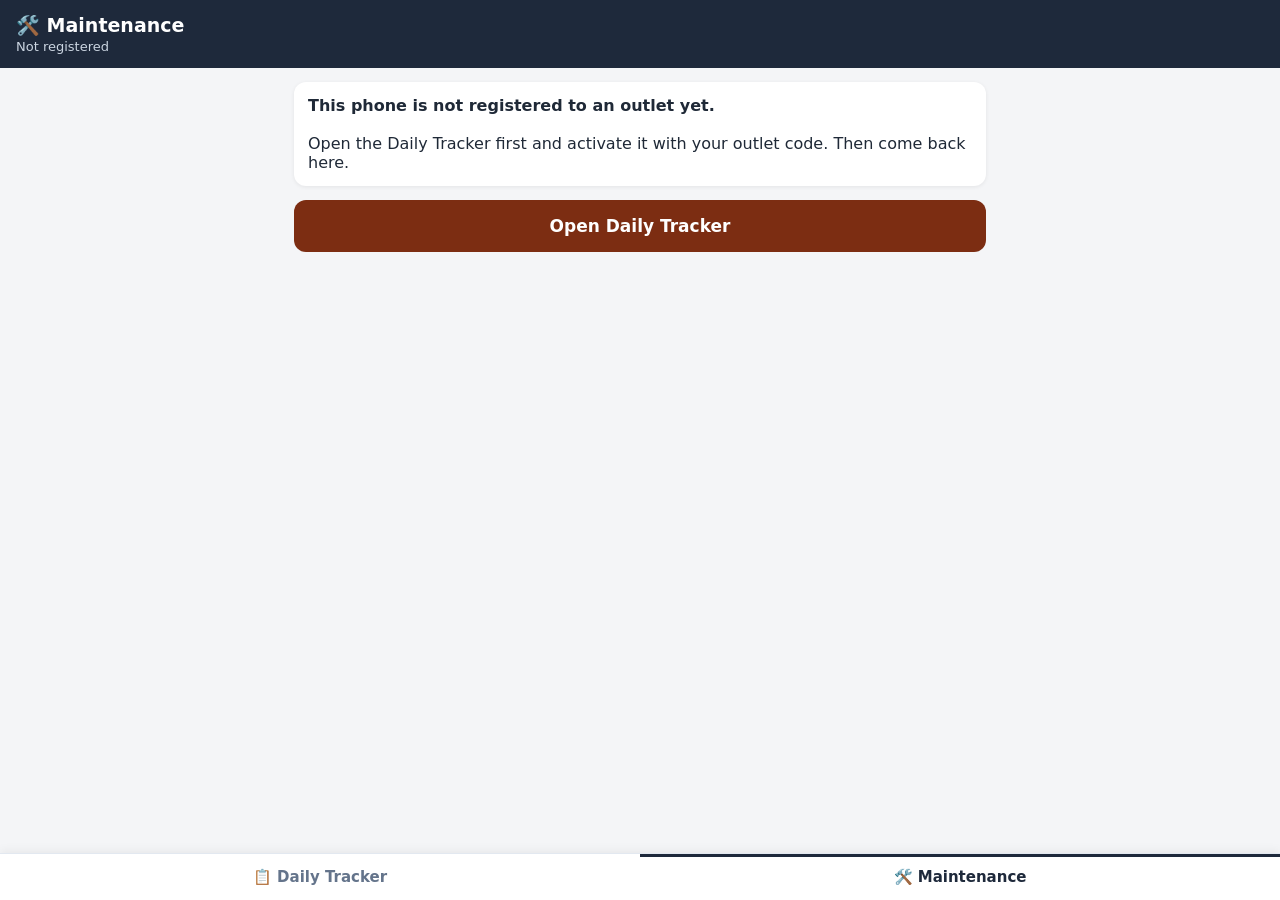
<file: maint.html>
<!DOCTYPE html>
<html lang="en">
<head>
<meta charset="UTF-8">
<meta name="viewport" content="width=device-width, initial-scale=1.0, viewport-fit=cover">
<meta name="theme-color" content="#1e293b">
<title>SVR Maintenance</title>
<link rel="icon" type="image/png" href="./logo.png">
<script src="./maint-common.js"></script>
<script src="./maint-demo.js"></script>
</head>
<body>
<header>
  <div class="t">🛠️ Maintenance</div>
  <div class="s" id="hsub">Loading…</div>
</header>
<div class="wrap" id="app"><div class="empty">Loading…</div></div>
<nav class="tabbar"><a href="./index.html">📋 Daily Tracker</a><a class="on">🛠️ Maintenance</a></nav>

<script>
// Outlet identity comes from the Daily Tracker activation on this phone
var OUT = {
  code: M.ls('code') || '', outlet: M.ls('outlet') || '',
  person: M.ls('person') || '', mobile: M.ls('mobile') || ''
};
if (window.MDEMO) OUT = MDEMO.out;
function H() { return { 'X-Outlet-Code': OUT.code, 'X-Person': OUT.person, 'X-Mobile': OUT.mobile }; }
var META = null, TICKETS = [], form = { category: '', priority: '' };

function app(h) { M.$('app').innerHTML = h; }

function start() {
  if (!OUT.code || !OUT.outlet) {
    M.$('hsub').textContent = 'Not registered';
    app('<div class="card"><b>This phone is not registered to an outlet yet.</b><br><br>' +
        'Open the Daily Tracker first and activate it with your outlet code. Then come back here.</div>' +
        '<a class="big brand" style="text-align:center;text-decoration:none" href="./index.html">Open Daily Tracker</a>');
    return;
  }
  M.$('hsub').textContent = OUT.outlet + ' · ' + OUT.person;
  Promise.all([M.call('GET', '/api/m/meta'), M.call('POST', '/api/m/outlet/login', H())]).then(function (r) {
    var meta = r[0], login = r[1];
    if (login.offline || meta.offline) {
      app('<div class="card">📴 <b>Cannot reach the maintenance server.</b><br><br>Check your internet and try again. ' +
          'Your Daily Tracker still works normally.</div><button class="big" onclick="start()">TRY AGAIN</button>');
      return;
    }
    if (!login.ok) {
      app('<div class="card">This phone\'s outlet code was not accepted. Please ask your admin.</div>');
      return;
    }
    if (!login.enabled) {
      app('<div class="card">Maintenance requests are <b>not switched on for ' + M.esc(OUT.outlet) +
          '</b> yet. Your admin will switch it on soon.</div>');
      return;
    }
    META = meta; load();
  });
}

function load() {
  M.call('GET', '/api/m/outlet/tickets', H()).then(function (j) {
    if (!j.ok) { M.toast(j.offline ? 'No internet — showing last list' : j.error, true); return; }
    TICKETS = j.tickets; draw();
  });
}

function draw() {
  var waiting = TICKETS.filter(function (t) { return t.status === 'Pending Manager Confirmation'; });
  var open = TICKETS.filter(function (t) { return t.status !== 'Completed' && t.status !== 'Pending Manager Confirmation'; });
  var done = TICKETS.filter(function (t) { return t.status === 'Completed'; });
  var h = '<button class="big brand" onclick="newForm()">＋ RAISE A REPAIR REQUEST</button>';
  if (waiting.length) {
    h += '<div class="sec">Please check and confirm (' + waiting.length + ')</div>';
    h += '<div class="note">The technician says these are fixed. Check the work, then tap <b>Yes, fixed</b> or <b>Not fixed</b>.</div>';
    waiting.forEach(function (t) {
      h += M.card(t, '<button class="btn g" onclick="confirmJob(\'' + t.id + '\')">✓ Yes, fixed</button>' +
                     '<button class="btn r" onclick="reopenJob(\'' + t.id + '\')">✗ Not fixed</button>');
    });
  }
  h += '<div class="sec">Open requests (' + open.length + ')</div>';
  h += open.length ? open.map(function (t) { return M.card(t); }).join('') : '<div class="empty">No open requests 👍</div>';
  if (done.length) {
    h += '<div class="sec">Completed — last 30 days (' + done.length + ')</div>';
    h += done.map(function (t) { return M.card(t); }).join('');
  }
  app(h);
}

// ----------------------------------------------------------- new ticket
function newForm() {
  form = { category: '', priority: '' };
  var h = '<div class="dtitle" style="margin-bottom:6px">New repair request</div>' +
    '<label>What is the problem? *</label><input id="f-title" maxlength="120" placeholder="e.g. Fryer not heating">' +
    '<label>Category *</label><div class="chips" id="f-cat">' +
      META.categories.map(function (c) { return '<button class="chip" data-v="' + M.esc(c) + '" onclick="pick(\'category\',this)">' + M.esc(c) + '</button>'; }).join('') +
    '</div>' +
    '<label>How urgent? *</label><div class="chips" id="f-pri">' +
      META.priorities.map(function (p) {
        return '<button class="chip prichip" data-v="' + M.esc(p[0]) + '" onclick="pick(\'priority\',this)" style="border-color:' + (M.PRI[p[0]] || '#cbd5e1') + '">' +
          '<b>' + M.esc(p[0]) + ' · ' + p[1] + 'h</b><span>' + M.esc(p[2]) + '</span></button>';
      }).join('') +
    '</div>' +
    '<label>More details (optional)</label><textarea id="f-desc" maxlength="2000" placeholder="What happened, since when, which machine…"></textarea>' +
    '<label>Where in the outlet? (optional)</label><input id="f-loc" maxlength="120" placeholder="e.g. Main kitchen, 1st floor">' +
    '<label>Photo (optional)</label><input id="f-photo" type="file" accept="image/*" capture="environment">' +
    '<button class="big brand" id="f-send" onclick="sendTicket()" style="margin-top:18px">SEND REQUEST</button>';
  M.openSheet(h);
}
function pick(k, el) {
  form[k] = el.getAttribute('data-v');
  Array.prototype.forEach.call(el.parentNode.children, function (c) { c.classList.remove('on'); });
  el.classList.add('on');
  if (k === 'priority') {
    Array.prototype.forEach.call(el.parentNode.children, function (c) { c.style.background = ''; c.style.color = ''; });
    el.style.background = M.PRI[form.priority]; el.style.color = '#fff';
  }
}
function sendTicket() {
  var title = M.$('f-title').value.trim();
  if (!title) return M.toast('Write what the problem is', true);
  if (!form.category) return M.toast('Choose a category', true);
  if (!form.priority) return M.toast('Choose how urgent it is', true);
  var btn = M.$('f-send'); btn.disabled = true; btn.textContent = 'Sending…';
  M.shrinkPhoto(M.$('f-photo').files[0]).then(function (blob) {
    var fd = new FormData();
    fd.append('title', title); fd.append('category', form.category); fd.append('priority', form.priority);
    fd.append('description', M.$('f-desc').value.trim()); fd.append('location', M.$('f-loc').value.trim());
    if (blob) fd.append('photo', blob, 'problem.jpg');
    return M.call('POST', '/api/m/outlet/tickets', H(), fd, 60000);
  }).then(function (j) {
    if (!j.ok) {
      btn.disabled = false; btn.textContent = 'SEND REQUEST';
      return M.toast(j.offline ? 'No internet. Request NOT sent — please try again.' : j.error, true);
    }
    M.closeSheet(); M.toast('✅ Request ' + j.id + ' sent to maintenance team'); load();
  });
}

// ----------------------------------------------------------- detail + actions
function openTicket(id) {
  M.call('GET', '/api/m/outlet/tickets/' + encodeURIComponent(id), H()).then(function (j) {
    if (!j.ok) return M.toast(j.offline ? 'No internet' : j.error, true);
    var t = j.ticket, extra = '';
    if (t.status === 'Pending Manager Confirmation') {
      extra = '<div class="note" style="margin-top:12px"><b>Technician says:</b> ' + M.esc(t.tech_done_note || '') +
        (t.parts_replaced ? '<br><b>Parts:</b> ' + M.esc(t.parts_replaced) : '') + '</div>' +
        '<div class="tact" style="padding:0"><button class="btn g" onclick="confirmJob(\'' + t.id + '\')">✓ Yes, fixed</button>' +
        '<button class="btn r" onclick="reopenJob(\'' + t.id + '\')">✗ Not fixed</button></div>';
    }
    if (t.status !== 'Completed') {
      extra += '<label>Add a comment</label><textarea id="c-note" maxlength="500"></textarea>' +
        '<button class="btn" style="margin-top:8px;width:100%" onclick="comment(\'' + t.id + '\')">Send comment</button>';
    }
    M.openSheet(M.detail(t, extra));
  });
}
function confirmJob(id) {
  var fb = prompt('Work is fixed? Any feedback for the technician (optional):', '');
  if (fb === null) return;
  M.call('POST', '/api/m/outlet/tickets/' + id + '/confirm', H(), { feedback: fb }).then(function (j) {
    if (!j.ok) return M.toast(j.offline ? 'No internet' : j.error, true);
    M.closeSheet(); M.toast('✅ Confirmed. Job completed.'); load();
  });
}
function reopenJob(id) {
  var note = prompt('What is still not working?', '');
  if (note === null) return;
  if (!note.trim()) return M.toast('Please write what is still not working', true);
  M.call('POST', '/api/m/outlet/tickets/' + id + '/reopen', H(), { note: note }).then(function (j) {
    if (!j.ok) return M.toast(j.offline ? 'No internet' : j.error, true);
    M.closeSheet(); M.toast('Sent back to the technician'); load();
  });
}
function comment(id) {
  var note = M.$('c-note').value.trim();
  if (!note) return;
  M.call('POST', '/api/m/outlet/tickets/' + id + '/comment', H(), { note: note }).then(function (j) {
    if (!j.ok) return M.toast(j.offline ? 'No internet' : j.error, true);
    M.toast('Comment sent'); openTicket(id);
  });
}

start();
setInterval(function () { if (META && !document.hidden && !(M.$('sheet') && M.$('sheet').className === 'open')) load(); }, 60000);
</script>
</body>
</html>
</file>
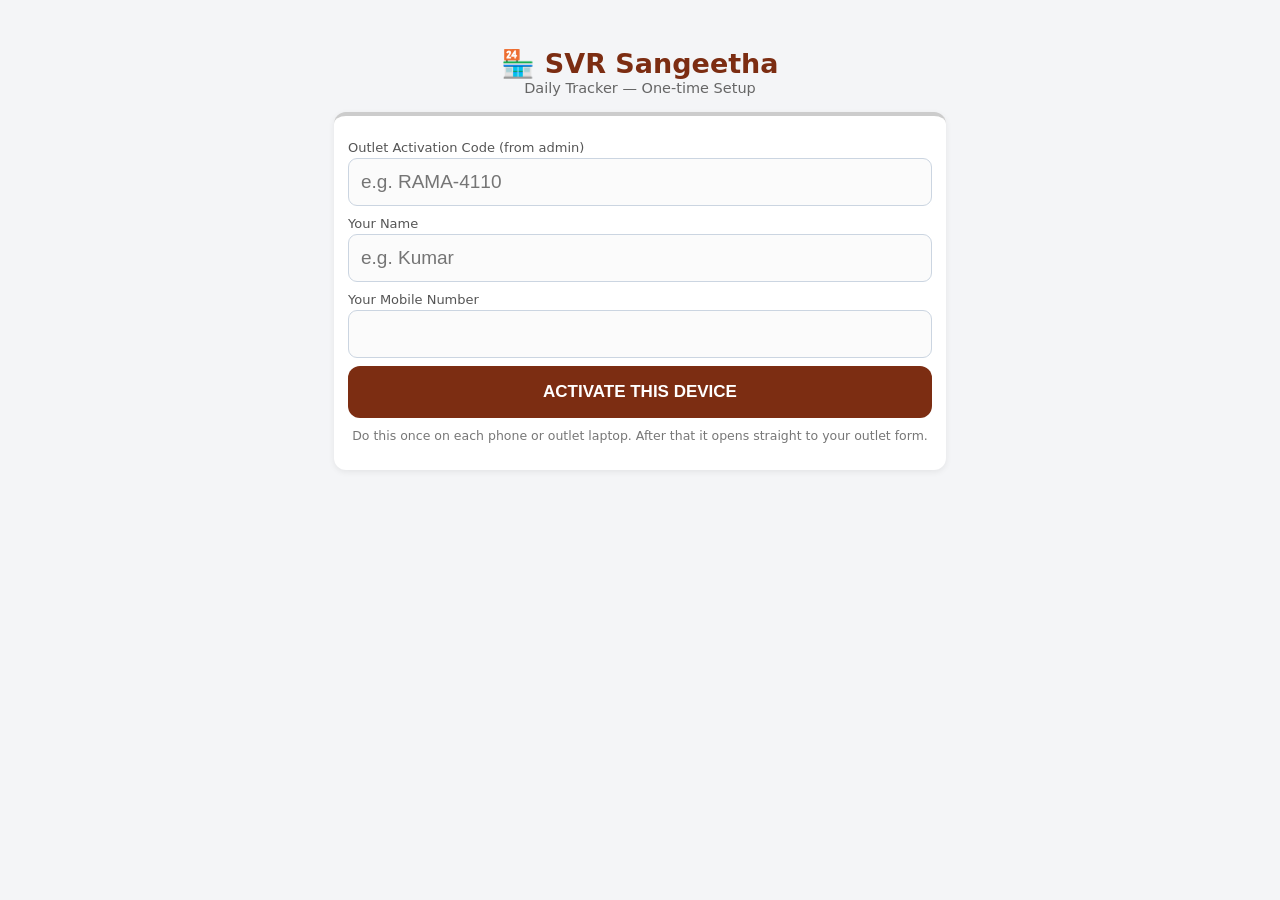
<file: old-tracker.html>
<!DOCTYPE html>
<html lang="en">
<head>
<meta charset="UTF-8">
<meta name="viewport" content="width=device-width, initial-scale=1.0, viewport-fit=cover">
<meta name="theme-color" content="#7c2d12">
<meta name="mobile-web-app-capable" content="yes">
<meta name="apple-mobile-web-app-capable" content="yes">
<meta name="apple-mobile-web-app-title" content="SVR Tracker">
<title>SVR Daily Tracker</title>
<style>
  :root{--brand:#7c2d12;}
  *{box-sizing:border-box;}
  body{margin:0;font-family:'Segoe UI',system-ui,Arial,sans-serif;background:#f4f5f7;color:#222;}
  header{background:var(--brand);color:#fff;padding:14px 16px;padding-top:calc(14px + env(safe-area-inset-top));}
  header .t{font-size:19px;font-weight:800;}
  header .s{font-size:13px;color:#ffd9c2;margin-top:2px;}
  .wrap{padding:14px;max-width:640px;margin:auto;padding-bottom:60px;}
  .card{background:#fff;border-radius:12px;padding:14px;margin-bottom:14px;
        box-shadow:0 2px 6px rgba(0,0,0,.07);border-top:4px solid #ccc;}
  .card.att{border-top-color:#0369a1;} .card.gas{border-top-color:#ea580c;} .card.eb{border-top-color:#16a34a;}
  .sec{font-size:17px;font-weight:700;display:flex;justify-content:space-between;align-items:center;gap:8px;flex-wrap:wrap;}
  .badge{font-size:12px;font-weight:700;padding:3px 10px;border-radius:20px;}
  .b-done{background:#d1f5d3;color:#14532d;} .b-pend{background:#ffe4e4;color:#991b1b;}
  .sub{font-size:12px;color:#666;margin-top:3px;}
  label{display:block;font-size:13px;color:#555;margin:10px 0 3px;}
  input{width:100%;border:1.4px solid #cbd5e1;border-radius:9px;padding:12px;font-size:19px;background:#fbfbfb;}
  input:focus{outline:2px solid var(--brand);}
  .row{display:flex;gap:10px;} .row>div{flex:1;}
  .grp{border-top:1px dashed #e2e2e2;padding-top:6px;margin-top:12px;}
  .grp .nm{font-weight:700;font-size:15px;}
  button{cursor:pointer;}
  .savebtn{width:100%;background:var(--brand);color:#fff;border:none;border-radius:10px;
           padding:14px;font-size:15.5px;font-weight:800;margin-top:14px;letter-spacing:.4px;}
  .savebtn.done{background:#0369a1;}
  .savebtn:disabled{opacity:.6;}
  .bigbtn{width:100%;background:var(--brand);color:#fff;border:none;border-radius:12px;
          padding:16px;font-size:17px;font-weight:800;margin-top:8px;}
  .warn{color:#b45309;font-weight:600;font-size:14px;margin-top:8px;}
  .cons{margin-top:8px;font-size:15.5px;font-weight:700;color:#14532d;}
  .cons.neg{color:#b91c1c;}
  .hint{font-size:12.5px;color:#777;text-align:center;margin-top:10px;}
  .note{background:#fff7ed;border:1px solid #fed7aa;border-radius:9px;padding:10px;font-size:13.5px;margin-bottom:14px;}
  .banner{padding:9px;text-align:center;color:#fff;font-size:13.5px;}
  .off{background:#7f1d1d;} .pend{background:#b45309;font-weight:600;}
  .link{color:#0369a1;text-decoration:underline;cursor:pointer;font-size:14px;}
  #loading{text-align:center;padding:60px 20px;color:#666;}
  .brandtop{text-align:center;margin:34px 0 16px;}
  .brandtop .b1{font-size:27px;font-weight:800;color:var(--brand);}
  .brandtop .b2{font-size:14.5px;color:#666;}
  .center{text-align:center;}
</style>
</head>
<body>
<div id="app"><div id="loading">Loading…</div></div>
<script>
// ===================== CONFIG =====================
var API = 'https://script.google.com/macros/s/AKfycbzHAQxit9t7djfxG1KXSklYJshq6pwFm7r3g0vMFh9AFeHixG8hR_zTl5595IrlJmrrrw/exec';
// ==================================================

var S = {
  code: localStorage.getItem('code') || '',
  outlet: localStorage.getItem('outlet') || '',
  person: localStorage.getItem('person') || '',
  mobile: localStorage.getItem('mobile') || '',
  meta: JSON.parse(localStorage.getItem('meta') || 'null'),
  config: JSON.parse(localStorage.getItem('config') || 'null'),
  lastClose: JSON.parse(localStorage.getItem('lastClose') || 'null'),
  queue: JSON.parse(localStorage.getItem('queue') || '[]'),
  online: true, day: null, form: null
};
function save(k,v){ localStorage.setItem(k, typeof v==='string'?v:JSON.stringify(v)); }
// Entry date = the day the reading is entered (same-day).
function today(){ var d=new Date(); return d.getFullYear()+'-'+String(d.getMonth()+1).padStart(2,'0')+'-'+String(d.getDate()).padStart(2,'0'); }
function realToday(){ return today(); }
function num(v){ var n=parseFloat(String(v).replace(',','.')); return isNaN(n)?0:n; }
function esc(s){ return String(s==null?'':s).replace(/[&<>"]/g,function(c){return {'&':'&amp;','<':'&lt;','>':'&gt;','"':'&quot;'}[c];}); }
function apiGet(p){ var q=Object.keys(p).map(function(k){return k+'='+encodeURIComponent(p[k]);}).join('&');
  return fetch(API+'?'+q).then(function(r){return r.json();}); }
function apiPost(b){ return fetch(API,{method:'POST',body:JSON.stringify(b)}).then(function(r){return r.json();}); }
function render(h){ document.getElementById('app').innerHTML = h; }

// ===================== SETUP =====================
function showSetup(msg){
  render('<div class="wrap"><div class="brandtop"><div class="b1">🏪 SVR Sangeetha</div>'+
    '<div class="b2">Daily Tracker — One-time Setup</div></div><div class="card">'+
    (msg?'<p class="warn">'+esc(msg)+'</p>':'')+
    '<label>Outlet Activation Code (from admin)</label><input id="i-code" autocapitalize="characters" placeholder="e.g. RAMA-4110" value="'+esc(S.code)+'">'+
    '<label>Your Name</label><input id="i-person" placeholder="e.g. Kumar" value="'+esc(S.person)+'">'+
    '<label>Your Mobile Number</label><input id="i-mobile" inputmode="numeric" maxlength="10" value="'+esc(S.mobile)+'">'+
    '<button class="bigbtn" onclick="doActivate()">ACTIVATE THIS DEVICE</button>'+
    '<p class="hint">Do this once on each phone or outlet laptop. After that it opens straight to your outlet form.</p>'+
    '</div></div>');
}
function doActivate(){
  var code=document.getElementById('i-code').value.trim().toUpperCase();
  var person=document.getElementById('i-person').value.trim();
  var mobile=document.getElementById('i-mobile').value.trim();
  if(!code||!person||mobile.length<10){ alert('Enter outlet code, your name and 10-digit mobile number.'); return; }
  render('<div id="loading">Activating…</div>');
  apiPost({action:'activate',code:code,person:person,mobile:mobile}).then(function(j){
    if(!j.ok){ showSetup(j.error||'Activation failed'); return; }
    S.code=code; S.outlet=j.outlet; S.person=person; S.mobile=mobile; S.meta=j.meta; S.config=j.config;
    save('code',code); save('outlet',j.outlet); save('person',person); save('mobile',mobile);
    save('meta',j.meta); save('config',j.config);
    alert('✅ Activated!\nThis device is now linked to '+j.outlet+'.');
    loadDay();
  }).catch(function(){ showSetup('Cannot reach server. Check internet and try again.'); });
}
function changePerson(){
  var p=prompt('Enter your name:',S.person); if(!p) return;
  var m=prompt('Enter your mobile number:',S.mobile); if(!m||m.trim().length<10){ alert('Valid 10-digit mobile needed'); return; }
  S.person=p.trim(); S.mobile=m.trim(); save('person',S.person); save('mobile',S.mobile); drawDay();
}

// ===================== LOAD DAY =====================
function loadDay(){
  render('<div id="loading">Loading today\'s form…</div>');
  apiGet({action:'dayform',code:S.code,date:today()}).then(function(j){
    if(!j.ok){ if(j.error==='code_revoked'){ clearReg('This code was removed by admin. Ask for a new code.'); return; } throw 0; }
    S.online=true; S.meta=j.meta; S.config=j.config; save('meta',j.meta); save('config',j.config);
    S.day=j; S.form=buildForm(j); drawDay(); flush();
  }).catch(function(){
    S.online=false;
    if(!S.config){ render('<div class="wrap center" style="padding-top:70px"><p>Cannot reach server and nothing saved on this device yet.<br><br>Check internet and retry.</p><button class="bigbtn" onclick="loadDay()">RETRY</button></div>'); return; }
    S.day={ ok:true, date:today(), outlet:S.outlet, meta:S.meta, config:S.config,
            previous:S.lastClose||{gas:[],eb:[]}, prevDates:{gas:'',eb:''},
            holiday:false, existing:{att:null,gas:null,eb:null} };
    S.form=buildForm(S.day); drawDay();
  });
}

function buildForm(j){
  var f={att:{total:'',present:'',absent:'',dayoff:''},gas:[],eb:[]};
  (j.config.gas||[]).forEach(function(g,i){
    var pv=(j.previous.gas&&j.previous.gas[i]!=null&&j.previous.gas[i]!=='')?j.previous.gas[i]:'';
    f.gas.push({opening:String(pv),purchase:'0',extra:'0',closing:''});
  });
  (j.config.eb||[]).forEach(function(e,i){
    var pv=(j.previous.eb&&j.previous.eb[i]!=null&&j.previous.eb[i]!=='')?j.previous.eb[i]:'';
    f.eb.push({opening:String(pv),closing:''});
  });
  var ex=j.existing||{};
  if(ex.att){ f.att={total:ex.att.total,present:ex.att.present,absent:ex.att.absent,dayoff:ex.att.dayoff}; }
  if(ex.gas){ ex.gas.items.forEach(function(g,i){ if(f.gas[i]) f.gas[i]={opening:String(g.opening),purchase:String(g.purchase),extra:String(g.extra==null?0:g.extra),closing:String(g.closing)}; }); }
  if(ex.eb){ ex.eb.items.forEach(function(e,i){ if(f.eb[i]) f.eb[i]={opening:String(e.opening),closing:String(e.closing)}; }); }
  return f;
}

// ===================== DRAW =====================
function drawDay(){
  var j=S.day, d=j.date, ex=j.existing||{};
  var h='<header><div class="t" onclick="secretTap()">🏪 '+esc(S.outlet)+'</div><div class="s">'+esc(S.person)+' • '+d+
        ' • <span class="link" style="color:#ffd9c2" onclick="changePerson()">change person</span></div></header>';
  if(!S.online) h+='<div class="banner off">📴 Offline — saved on this device, will send automatically</div>';
  if(S.queue.length) h+='<div class="banner pend" onclick="flush(true)">⏳ '+S.queue.length+' saved entry waiting to send — tap to retry</div>';
  h+='<div class="wrap">';
  if(j.holiday) h+='<div class="note">🌙 <b>Weekly holiday</b> for '+esc(S.outlet)+' today. No entry is required — the dashboard will not mark this day as missing.</div>';
  h+='<div class="note">📅 You are entering readings for <b>'+d+'</b> (today). Record the latest closing figures.</div>';
  h+='<div class="note">✅ You can save each section separately. Fill attendance now and gas/EB later — whatever is ready.</div>';
  if(j.meta.att) h+=attCard(ex.att);
  if((j.config.gas||[]).length) h+=gasCard(ex.gas);
  if((j.config.eb||[]).length) h+=ebCard(ex.eb);
  h+='</div>';
  render(h); refreshCalcs();
}

function statusBadge(sec){
  return sec ? '<span class="badge b-done">✓ Saved</span>' : '<span class="badge b-pend">Not saved</span>';
}
function savedLine(sec){
  return sec ? '<div class="sub">Saved by '+esc(sec.by)+' at '+esc(sec.at)+'</div>' : '';
}

function attCard(ex){
  var a=S.form.att;
  return '<div class="card att"><div class="sec"><span>👥 Attendance</span>'+statusBadge(ex)+'</div>'+savedLine(ex)+
    '<div class="row"><div><label>Total staff</label><input inputmode="numeric" value="'+esc(a.total)+'" oninput="upd(\'att\',0,\'total\',this.value)"></div>'+
    '<div><label>Present</label><input inputmode="numeric" value="'+esc(a.present)+'" oninput="upd(\'att\',0,\'present\',this.value)"></div></div>'+
    '<div class="row"><div><label>Absent</label><input inputmode="numeric" value="'+esc(a.absent)+'" oninput="upd(\'att\',0,\'absent\',this.value)"></div>'+
    '<div><label>Day off</label><input inputmode="numeric" value="'+esc(a.dayoff)+'" oninput="upd(\'att\',0,\'dayoff\',this.value)"></div></div>'+
    '<div class="warn" id="attwarn" style="display:none">⚠️ Present + Absent + Day off must equal Total</div>'+
    '<button class="savebtn'+(ex?' done':'')+'" onclick="saveSection(\'att\')">'+(ex?'UPDATE ATTENDANCE':'SAVE ATTENDANCE')+'</button></div>';
}

function gasCard(ex){
  var h='<div class="card gas"><div class="sec"><span>🔥 Gas</span>'+statusBadge(ex)+'</div>'+savedLine(ex);
  S.config.gas.forEach(function(g,i){
    var v=S.form.gas[i];
    var src=S.day.prevDates.gas ? 'auto from '+S.day.prevDates.gas+' closing' : 'no previous reading — type it';
    h+='<div class="grp"><div class="nm">'+esc(g.name)+'</div>'+
      '<div class="row"><div><label>Opening ('+src+')</label><input inputmode="decimal" value="'+esc(v.opening)+'" oninput="upd(\'gas\','+i+',\'opening\',this.value)"></div>'+
      '<div><label>Purchased today</label><input inputmode="decimal" value="'+esc(v.purchase)+'" oninput="upd(\'gas\','+i+',\'purchase\',this.value)"></div></div>'+
      '<div class="row">'+(g.extra?'<div><label>'+esc(g.extra)+'</label><input inputmode="decimal" value="'+esc(v.extra)+'" oninput="upd(\'gas\','+i+',\'extra\',this.value)"></div>':'<div></div>')+
      '<div><label>Closing count</label><input inputmode="decimal" value="'+esc(v.closing)+'" oninput="upd(\'gas\','+i+',\'closing\',this.value)"></div></div>'+
      '<div class="cons" id="gc'+i+'"></div></div>';
  });
  return h+'<button class="savebtn'+(ex?' done':'')+'" onclick="saveSection(\'gas\')">'+(ex?'UPDATE GAS':'SAVE GAS')+'</button></div>';
}

function ebCard(ex){
  var h='<div class="card eb"><div class="sec"><span>⚡ EB Meters</span>'+statusBadge(ex)+'</div>'+savedLine(ex);
  S.config.eb.forEach(function(e,i){
    var v=S.form.eb[i];
    var src=S.day.prevDates.eb ? 'auto from '+S.day.prevDates.eb : 'no previous reading — type it';
    h+='<div class="grp"><div class="nm">'+esc(e.name)+(e.mult!=1?' (×'+e.mult+')':'')+'</div>'+
      '<div class="row"><div><label>Opening ('+src+')</label><input inputmode="decimal" value="'+esc(v.opening)+'" oninput="upd(\'eb\','+i+',\'opening\',this.value)"></div>'+
      '<div><label>Today\'s reading</label><input inputmode="decimal" value="'+esc(v.closing)+'" oninput="upd(\'eb\','+i+',\'closing\',this.value)"></div></div>'+
      '<div class="cons" id="ec'+i+'"></div></div>';
  });
  return h+'<button class="savebtn'+(ex?' done':'')+'" onclick="saveSection(\'eb\')">'+(ex?'UPDATE EB READINGS':'SAVE EB READINGS')+'</button></div>';
}

function upd(kind,i,f,val){ if(kind==='att') S.form.att[f]=val; else S.form[kind][i][f]=val; refreshCalcs(); }

function refreshCalcs(){
  var a=S.form.att, w=document.getElementById('attwarn');
  if(w){ var bad=a.total!=='' && (num(a.total)!==num(a.present)+num(a.absent)+num(a.dayoff)); w.style.display=bad?'block':'none'; }
  (S.config.gas||[]).forEach(function(g,i){
    var el=document.getElementById('gc'+i); if(!el) return;
    var v=S.form.gas[i];
    if(v.closing===''||v.opening===''){ el.textContent='Consumption: —'; el.className='cons'; return; }
    var c=num(v.opening)+num(v.purchase)-num(v.closing);
    el.textContent='Consumption: '+Math.round(c*100)/100; el.className=c<0?'cons neg':'cons';
  });
  (S.config.eb||[]).forEach(function(e,i){
    var el=document.getElementById('ec'+i); if(!el) return;
    var v=S.form.eb[i];
    if(v.closing===''||v.opening===''){ el.textContent='Units used: —'; el.className='cons'; return; }
    var c=num(v.closing)-num(v.opening), t='Units used: '+Math.round(c*10)/10;
    if(e.mult!=1) t+='  →  '+Math.round(c*e.mult*10)/10+' (×'+e.mult+')';
    el.textContent=t; el.className=c<0?'cons neg':'cons';
  });
}

// ===================== SAVE ONE SECTION =====================
function saveSection(kind){
  var body={action:'submit',code:S.code,person:S.person,mobile:S.mobile,date:S.day.date};
  if(kind==='att'){
    var a=S.form.att;
    if(a.total===''||a.present===''||a.absent===''||a.dayoff===''){ alert('Fill all 4 attendance fields before saving attendance.'); return; }
    if(num(a.total)!==num(a.present)+num(a.absent)+num(a.dayoff)){ alert('Attendance mismatch:\nPresent + Absent + Day off must equal Total staff.'); return; }
    body.attendance={total:num(a.total),present:num(a.present),absent:num(a.absent),dayoff:num(a.dayoff)};
  }
  if(kind==='gas'){
    var any=false, negs=[];
    for(var i=0;i<S.config.gas.length;i++){
      var v=S.form.gas[i];
      if(v.opening===''&&v.closing==='') continue;
      if(v.opening===''||v.closing===''){ alert('For "'+S.config.gas[i].name+'" enter both opening and closing (or leave both blank).'); return; }
      any=true;
      if(num(v.opening)+num(v.purchase)-num(v.closing)<0) negs.push(S.config.gas[i].name);
    }
    if(!any){ alert('Enter at least one gas reading before saving.'); return; }
    if(negs.length && !confirm('⚠️ Consumption is NEGATIVE for: '+negs.join(', ')+'\n\nSave anyway?')) return;
    body.gas=S.form.gas.map(function(v){ return {opening:num(v.opening),purchase:num(v.purchase),extra:num(v.extra),closing:num(v.closing)}; });
  }
  if(kind==='eb'){
    var any2=false, negs2=[];
    for(var k=0;k<S.config.eb.length;k++){
      var e=S.form.eb[k];
      if(e.opening===''&&e.closing==='') continue;
      if(e.opening===''||e.closing===''){ alert('For "'+S.config.eb[k].name+'" enter both opening and today\'s reading (or leave both blank).'); return; }
      any2=true;
      if(num(e.closing)-num(e.opening)<0) negs2.push(S.config.eb[k].name);
    }
    if(!any2){ alert('Enter at least one EB meter reading before saving.'); return; }
    if(negs2.length && !confirm('⚠️ Consumption is NEGATIVE for: '+negs2.join(', ')+'\n\nSave anyway?')) return;
    body.eb=S.form.eb.map(function(v){ return {opening:num(v.opening),closing:num(v.closing)}; });
  }
  rememberClosings();
  apiPost(body).then(function(j){
    if(!j.ok){ if(j.error==='code_revoked'){ clearReg('This code was removed by admin.'); return; } throw 0; }
    alert('✅ '+j.saved.join(' + ')+' saved for '+S.outlet+'.');
    loadDay();
  }).catch(function(){
    S.queue=S.queue.filter(function(q){ return !(q.date===body.date && sameKind(q,body)); });
    S.queue.push(body); save('queue',S.queue);
    S.online=false;
    alert('📴 Saved on this device.\nNo internet right now — it will be sent automatically when connection is back.');
    drawDay();
  });
}
function sameKind(a,b){ return (!!a.attendance===!!b.attendance)&&(!!a.gas===!!b.gas)&&(!!a.eb===!!b.eb); }
function rememberClosings(){
  S.lastClose={ gas:S.form.gas.map(function(v){ return v.closing===''?'':num(v.closing); }),
                eb:S.form.eb.map(function(v){ return v.closing===''?'':num(v.closing); }) };
  save('lastClose',S.lastClose);
}

function flush(manual){
  if(!S.queue.length){ if(manual) alert('Nothing waiting.'); return; }
  var item=S.queue[0];
  apiPost(item).then(function(j){
    if(j.ok||j.error==='code_revoked'){
      S.queue.shift(); save('queue',S.queue);
      if(S.queue.length) flush(); else if(manual){ alert('✅ All pending entries sent.'); loadDay(); } else drawDay();
    }
  }).catch(function(){});
}
setInterval(function(){ flush(); }, 30000);

// ---- admin only: tap the outlet name 5 times, then enter admin PIN ----
var tapN = 0, tapT = 0;
function secretTap(){
  var now = Date.now();
  if (now - tapT > 2500) tapN = 0;
  tapT = now; tapN++;
  if (tapN < 5) return;
  tapN = 0;
  var pin = prompt('Admin PIN required to change the outlet on this device:');
  if (!pin) return;
  apiGet({ action:'log', pin:pin.trim() }).then(function(j){
    if (!j.ok) { alert('Wrong PIN. This device stays registered to ' + S.outlet + '.'); return; }
    logoutDevice();
  }).catch(function(){ alert('No internet. Connect first, then try again.'); });
}

function logoutDevice(){
  if(S.queue.length){
    if(!confirm('⚠️ '+S.queue.length+' saved entry has NOT been sent to the server yet.\n\nLogging out will delete it. Continue?')) return;
  } else if(!confirm('Unregister this device from '+S.outlet+'?\n\nAn activation code will be needed to register again.')) return;
  ['code','outlet','person','mobile','config','meta','lastClose','queue'].forEach(function(k){ localStorage.removeItem(k); });
  S.code=''; S.outlet=''; S.person=''; S.mobile=''; S.config=null; S.meta=null; S.lastClose=null; S.queue=[];
  showSetup('Logged out. Enter the new outlet code to register this device.');
}

function clearReg(msg){
  ['code','outlet','config','meta'].forEach(function(k){ localStorage.removeItem(k); });
  S.code=''; S.outlet=''; S.config=null; S.meta=null; showSetup(msg);
}

if(S.code && S.outlet) loadDay(); else showSetup();
</script>
</body>
</html>
</file>
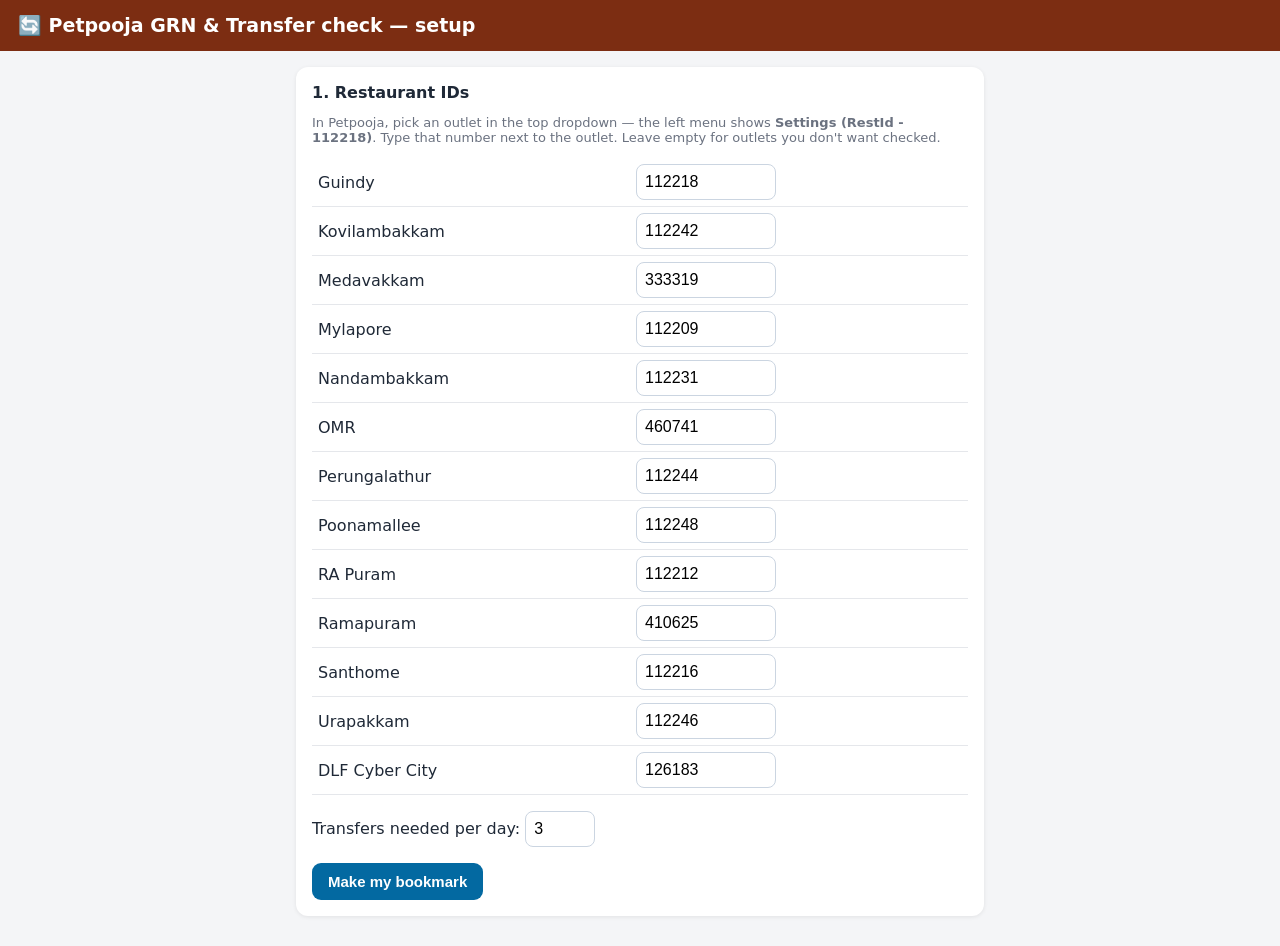
<file: pp-setup.html>
<!DOCTYPE html>
<html lang="en">
<head>
<meta charset="UTF-8">
<meta name="viewport" content="width=device-width, initial-scale=1.0">
<title>Petpooja Check Setup</title>
<style>
  :root{--brand:#7c2d12;--ink:#1f2937;--bg:#f4f5f7;--card:#fff;--line:#e5e7eb}
  @media (prefers-color-scheme: dark){:root:not([data-theme="light"]){--ink:#e5e7eb;--bg:#111827;--card:#1f2937;--line:#374151}}
  *{box-sizing:border-box} body{margin:0;font-family:'Segoe UI',system-ui,Arial,sans-serif;background:var(--bg);color:var(--ink)}
  header{background:var(--brand);color:#fff;padding:14px 18px;font-size:19px;font-weight:800}
  .wrap{max-width:720px;margin:auto;padding:16px}
  .card{background:var(--card);border-radius:12px;padding:16px;margin-bottom:14px;box-shadow:0 1px 4px rgba(0,0,0,.08)}
  table{border-collapse:collapse;width:100%} td{padding:6px;border-bottom:1px solid var(--line)}
  input{font-size:16px;padding:8px;border:1px solid #cbd5e1;border-radius:8px;width:140px}
  .bm{display:inline-block;background:var(--brand);color:#fff;padding:14px 20px;border-radius:12px;font-weight:800;font-size:17px;text-decoration:none;cursor:grab}
  .btn{background:#0369a1;color:#fff;border:0;border-radius:9px;padding:10px 16px;font-size:15px;font-weight:700;cursor:pointer}
  ol li{margin-bottom:6px} .muted{color:#6b7280;font-size:13px}
</style>
</head>
<body>
<header>🔄 Petpooja GRN &amp; Transfer check — setup</header>
<div class="wrap">
  <div class="card">
    <b>1. Restaurant IDs</b>
    <p class="muted">In Petpooja, pick an outlet in the top dropdown — the left menu shows <b>Settings (RestId - 112218)</b>. Type that number next to the outlet. Leave empty for outlets you don't want checked.</p>
    <table id="t"></table>
    <p>Transfers needed per day: <input id="min" inputmode="numeric" style="width:70px"></p>
    <button class="btn" onclick="build()">Make my bookmark</button>
  </div>
  <div class="card" id="step2" style="display:none">
    <b>2. Put the bookmark in Chrome</b>
    <ol>
      <li>Show the bookmarks bar: press <b>Ctrl + Shift + B</b>.</li>
      <li><b>Drag</b> this button up onto the bookmarks bar:<br><br><a class="bm" id="bm" href="#">🔄 SVR Petpooja check</a><br><br></li>
      <li>Each morning: open <b>inventory.petpooja.com</b> (logged in), click the bookmark, wait ~1 minute, then tap <b>Send to Tracker admin</b>.</li>
    </ol>
    <p class="muted">If you change an ID later, come back here, press "Make my bookmark" again and drag the new one (delete the old one).</p>
  </div>
</div>
<script>
var OUTLETS=['Guindy','Kovilambakkam','Medavakkam','Mylapore','Nandambakkam','OMR','Perungalathur','Poonamallee','RA Puram','Ramapuram','Santhome','Urapakkam','DLF Cyber City'];
// Petpooja restaurant IDs (from the outlet list in Petpooja)
var KNOWN={'Guindy':'112218','Kovilambakkam':'112242','Medavakkam':'333319','Mylapore':'112209','Nandambakkam':'112231',
  'OMR':'460741','Perungalathur':'112244','Poonamallee':'112248','RA Puram':'112212','Ramapuram':'410625',
  'Santhome':'112216','Urapakkam':'112246','DLF Cyber City':'126183'};
var saved={}; try{ saved=JSON.parse(localStorage.getItem('ppIds2')||'{}'); }catch(e){}
var t=document.getElementById('t');
OUTLETS.forEach(function(o,i){
  var v=saved[o]!=null?saved[o]:(KNOWN[o]||'');
  t.insertAdjacentHTML('beforeend','<tr><td>'+o+'</td><td><input id="i'+i+'" inputmode="numeric" value="'+v+'"></td></tr>');
});
var minv='3'; try{ minv=localStorage.getItem('ppMin')||'3'; }catch(e){}
document.getElementById('min').value=minv;

function build(){
  var list=[], ids={};
  OUTLETS.forEach(function(o,i){ var v=document.getElementById('i'+i).value.trim(); ids[o]=v; if(/^\d+$/.test(v)) list.push({id:v,name:o}); });
  var min=parseInt(document.getElementById('min').value,10)||3;
  try{ localStorage.setItem('ppIds2',JSON.stringify(ids)); localStorage.setItem('ppMin',String(min)); }catch(e){}
  if(!list.length){ alert('Enter at least one restaurant ID.'); return; }
  fetch('./pp-check.js?v='+Date.now()).then(function(r){return r.text();}).then(function(src){
    src=src.replace('__OUTLETS__',JSON.stringify(list)).replace('__MINTRF__',String(min));
    document.getElementById('bm').href='javascript:'+encodeURIComponent(src);
    document.getElementById('step2').style.display='block';
    document.getElementById('step2').scrollIntoView({behavior:'smooth'});
  }).catch(function(){ alert('Could not load the checker. Check internet and try again.'); });
}
</script>
</body>
</html>
</file>
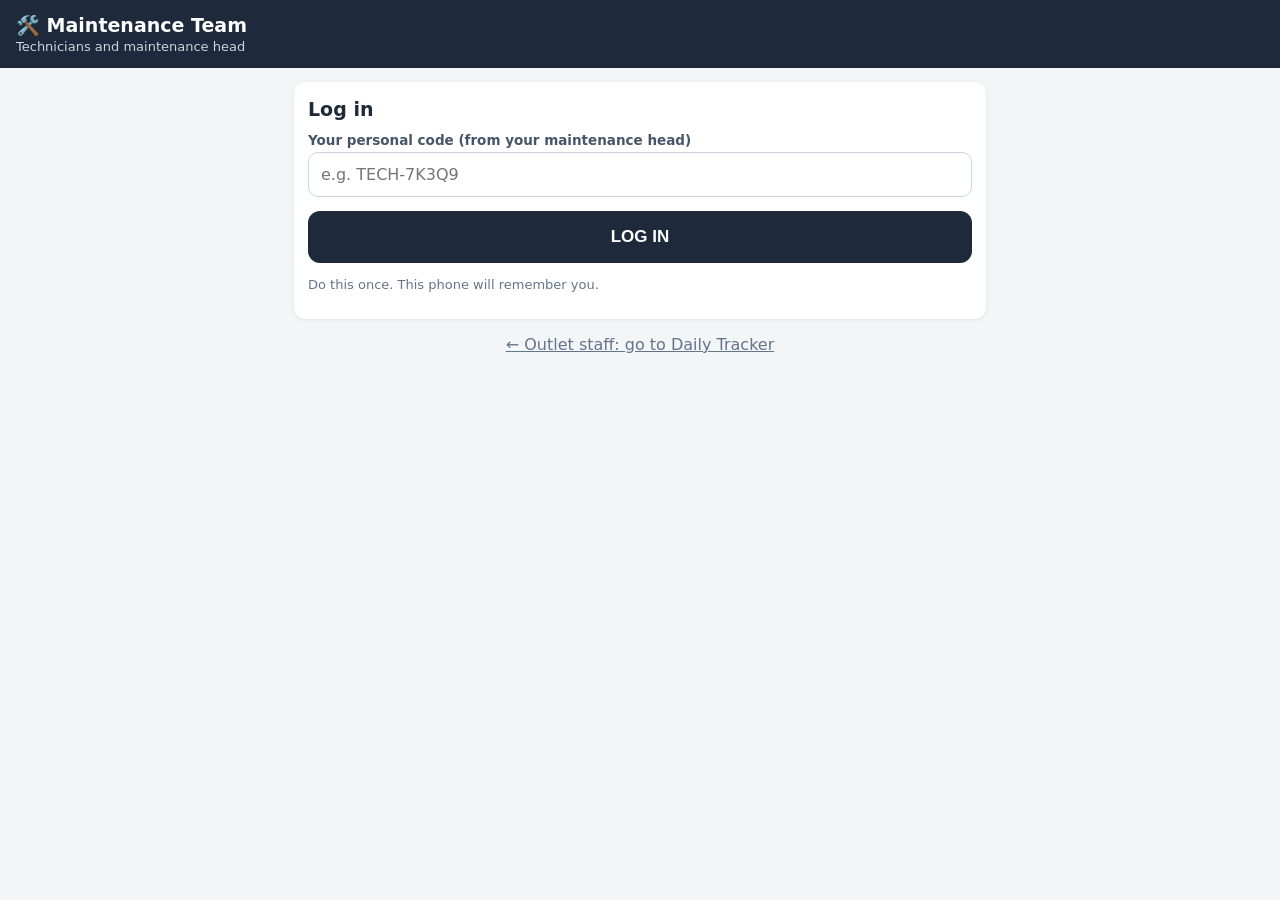
<file: team.html>
<!DOCTYPE html>
<html lang="en">
<head>
<meta charset="UTF-8">
<meta name="viewport" content="width=device-width, initial-scale=1.0, viewport-fit=cover">
<meta name="theme-color" content="#1e293b">
<title>SVR Maintenance Team</title>
<link rel="icon" type="image/png" href="./logo.png">
<link rel="manifest" href="./manifest-team.json">
<link rel="apple-touch-icon" href="./icon-192.png">
<script src="./maint-common.js"></script>
<script src="./maint-demo.js"></script>
</head>
<body>
<header>
  <div class="t" id="htitle">🛠️ Maintenance Team</div>
  <div class="s" id="hsub"></div>
</header>
<div class="wrap" id="app"><div class="empty">Loading…</div></div>

<script>
var CODE = window.MDEMO ? MDEMO.code : (M.ls('staffCode') || '');
var ME = null, DATA = null, META = null, TAB = '';
function H() { return { 'X-Staff-Code': CODE }; }
function app(h) { M.$('app').innerHTML = h; }

// ----------------------------------------------------------- login
function showLogin(msg) {
  M.$('hsub').textContent = 'Technicians and maintenance head';
  app('<div class="card"><div class="dtitle">Log in</div>' +
      (msg ? '<p class="late">' + M.esc(msg) + '</p>' : '') +
      '<label>Your personal code (from your maintenance head)</label>' +
      '<input id="l-code" autocapitalize="characters" placeholder="e.g. TECH-7K3Q9">' +
      '<button class="big" style="margin-top:14px" onclick="doLogin()">LOG IN</button>' +
      '<p style="font-size:13px;color:#64748b">Do this once. This phone will remember you.</p></div>' +
      '<p style="text-align:center"><a href="./index.html" style="color:#64748b">← Outlet staff: go to Daily Tracker</a></p>');
}
function doLogin() {
  CODE = M.$('l-code').value.trim().toUpperCase();
  if (!CODE) return;
  M.call('POST', '/api/m/staff/login', H()).then(function (j) {
    if (j.offline) return showLogin('No internet. Try again.');
    if (!j.ok) { CODE = ''; return showLogin(j.error === 'staff_not_found' ? 'Code not found or switched off.' : j.error); }
    M.ls('staffCode', CODE); start();
  });
}
function logout() {
  if (window.MDEMO) { location.href = './demo.html'; return; }
  if (!confirm('Log out from this phone?')) return;
  M.ls('staffCode', null); CODE = ''; ME = null; showLogin();
}

// ----------------------------------------------------------- data
function start() {
  if (!CODE) return showLogin();
  Promise.all([M.call('GET', '/api/m/meta'), M.call('GET', '/api/m/staff/tickets', H())]).then(function (r) {
    if (r[1].offline) { app('<div class="card">📴 Cannot reach the server. Check internet.</div><button class="big" onclick="start()">TRY AGAIN</button>'); return; }
    if (!r[1].ok) { M.ls('staffCode', null); CODE = ''; return showLogin('Your code is no longer active. Ask your maintenance head.'); }
    META = r[0]; DATA = r[1]; ME = { name: DATA.me, role: DATA.role };
    M.$('htitle').textContent = ME.role === 'head' ? '🛠️ Maintenance Head' : '🛠️ My Jobs';
    M.$('hsub').innerHTML = M.esc(ME.name) + ' · <a href="#" onclick="logout();return false">log out</a>';
    if (!TAB) TAB = ME.role === 'head' ? 'assign' : 'new';
    draw();
  });
}
function refresh() {
  M.call('GET', '/api/m/staff/tickets', H()).then(function (j) { if (j.ok) { DATA = j; draw(); } });
}
function by(statuses) { return DATA.tickets.filter(function (t) { return statuses.indexOf(t.status) >= 0; }); }

function tabs(list) {
  return '<div class="tabs">' + list.map(function (x) {
    return '<button class="tab' + (TAB === x[0] ? ' on' : '') + '" onclick="TAB=\'' + x[0] + '\';draw()">' + x[1] +
      (x[2] ? '<span class="n">' + x[2] + '</span>' : '') + '</button>';
  }).join('') + '</div>';
}

function draw() { if (ME.role === 'head') drawHead(); else drawTech(); }

// ----------------------------------------------------------- TECHNICIAN
function drawTech() {
  var nw = by(['Assigned']), wk = by(['Accepted', 'In Progress', 'Delayed']),
      wt = by(['Pending Manager Confirmation']), dn = by(['Completed']);
  var h = tabs([['new', 'New jobs', nw.length], ['work', 'Working', wk.length],
                ['wait', 'Waiting outlet OK', 0], ['done', 'Done', 0]]);
  var list = { new: nw, work: wk, wait: wt, done: dn }[TAB] || [];
  var help = {
    new: 'New jobs from your head. Tap <b>Accept</b> to take the job.',
    work: 'Tap <b>Start</b> when you reach the outlet. If it will be late, tap <b>Report delay</b>. When fixed, tap <b>Work done</b>.',
    wait: 'You marked these done. The outlet manager must confirm. If they say not fixed, the job comes back to Working.',
    done: 'Completed in the last 30 days.' }[TAB];
  h += '<div class="note">' + help + '</div>';
  h += list.length ? list.map(function (t) { return M.card(t, techActions(t), { showOutlet: true }); }).join('')
                   : '<div class="empty">Nothing here.</div>';
  app(h);
}
function techActions(t) {
  if (t.status === 'Assigned') return '<button class="btn g" onclick="step(\'' + t.id + '\',\'accept\')">✓ Accept job</button>';
  if (t.status === 'Accepted') return '<button class="btn b" onclick="step(\'' + t.id + '\',\'start\')">▶ Start work</button>' +
                                      '<button class="btn o" onclick="delayForm(\'' + t.id + '\')">⏳ Report delay</button>';
  if (t.status === 'Delayed') return '<button class="btn b" onclick="step(\'' + t.id + '\',\'start\')">▶ Resume work</button>' +
                                     '<button class="btn g" onclick="doneForm(\'' + t.id + '\')">✓ Work done</button>';
  if (t.status === 'In Progress') return '<button class="btn o" onclick="delayForm(\'' + t.id + '\')">⏳ Report delay</button>' +
                                         '<button class="btn g" onclick="doneForm(\'' + t.id + '\')">✓ Work done</button>';
  return '';
}
function step(id, what) {
  M.call('POST', '/api/m/staff/tickets/' + id + '/' + what, H(), {}).then(function (j) {
    if (!j.ok) return M.toast(j.offline ? 'No internet' : j.error, true);
    M.closeSheet(); M.toast(what === 'accept' ? 'Job accepted' : 'Work started');
    if (what === 'accept') TAB = 'work';
    refresh();
  });
}
function delayForm(id) {
  M.openSheet('<div class="dtitle">Report a delay — ' + M.esc(id) + '</div>' +
    '<label>Why is it delayed? *</label><select id="d-r"><option value="">Choose…</option>' +
    META.delay_reasons.map(function (r) { return '<option>' + M.esc(r) + '</option>'; }).join('') + '</select>' +
    '<label>Comment for outlet and head *</label><textarea id="d-n" maxlength="500" placeholder="e.g. Thermostat ordered, arrives tomorrow"></textarea>' +
    '<label>Expected to finish by (optional)</label><input id="d-e" type="date">' +
    '<button class="big" style="margin-top:16px;background:#c2410c" onclick="sendDelay(\'' + id + '\')">SEND DELAY UPDATE</button>');
}
function sendDelay(id) {
  var b = { reason: M.$('d-r').value, note: M.$('d-n').value.trim(), expected: M.$('d-e').value };
  if (!b.reason || !b.note) return M.toast('Choose a reason and write a comment', true);
  M.call('POST', '/api/m/staff/tickets/' + id + '/delay', H(), b).then(function (j) {
    if (!j.ok) return M.toast(j.offline ? 'No internet' : j.error, true);
    M.closeSheet(); M.toast('Delay reported'); refresh();
  });
}
function doneForm(id) {
  M.openSheet('<div class="dtitle">Work done — ' + M.esc(id) + '</div>' +
    '<label>What did you do? *</label><textarea id="w-n" maxlength="800" placeholder="e.g. Replaced thermostat, tested 30 minutes"></textarea>' +
    '<label>Spare parts replaced (optional)</label><input id="w-p" maxlength="300" placeholder="e.g. Thermostat ×1">' +
    '<label>Photo after repair (optional)</label><input id="w-ph" type="file" accept="image/*" capture="environment">' +
    '<div class="note" style="margin-top:12px">The outlet manager will be asked to confirm. The job closes only when both of you tick done.</div>' +
    '<button class="big" id="w-go" style="background:#15803d" onclick="sendDone(\'' + id + '\')">MARK WORK DONE</button>');
}
function sendDone(id) {
  var note = M.$('w-n').value.trim();
  if (!note) return M.toast('Write what you did', true);
  var btn = M.$('w-go'); btn.disabled = true; btn.textContent = 'Sending…';
  M.shrinkPhoto(M.$('w-ph').files[0]).then(function (blob) {
    var fd = new FormData(); fd.append('note', note); fd.append('parts', M.$('w-p').value.trim());
    if (blob) fd.append('photo', blob, 'after.jpg');
    return M.call('POST', '/api/m/staff/tickets/' + id + '/done', H(), fd, 60000);
  }).then(function (j) {
    if (!j.ok) { btn.disabled = false; btn.textContent = 'MARK WORK DONE'; return M.toast(j.offline ? 'No internet — not sent' : j.error, true); }
    M.closeSheet(); M.toast('✅ Sent to outlet for confirmation'); TAB = 'wait'; refresh();
  });
}

// ----------------------------------------------------------- HEAD
function drawHead() {
  var un = by(['Pending Assignment']),
      open = by(['Assigned', 'Accepted', 'In Progress', 'Delayed']),
      wait = by(['Pending Manager Confirmation']),
      over = DATA.tickets.filter(function (t) { return t.overdue; });
  var h = tabs([['assign', 'To assign', un.length], ['open', 'In work', 0], ['late', 'Overdue', over.length],
                ['wait', 'Waiting outlet OK', 0], ['team', 'My team', 0]]);
  if (TAB === 'team') { app(h + teamView()); return; }
  var list = { assign: un, open: open, late: over, wait: wait }[TAB] || [];
  if (TAB === 'assign') h += '<div class="note">New requests from outlets. Pick a technician and tap <b>Assign</b>.</div>';
  h += list.length ? list.map(function (t) { return M.card(t, headActions(t), { showOutlet: true }); }).join('')
                   : '<div class="empty">Nothing here.</div>';
  app(h);
}
function techOptions(sel) {
  return DATA.technicians.filter(function (x) { return x.active; }).map(function (x) {
    return '<option value="' + x.id + '"' + (sel === x.id ? ' selected' : '') + '>' + M.esc(x.name) + ' (' + x.open_jobs + ' open)</option>';
  }).join('');
}
function headActions(t, pfx) {
  pfx = pfx || '';
  if (t.status === 'Pending Manager Confirmation' || t.status === 'Completed') return '';
  if (!DATA.technicians.some(function (x) { return x.active; })) return '<span style="font-size:13px;color:#b91c1c">Add technicians in “My team” first</span>';
  return '<select id="' + pfx + 'as-' + t.id + '" style="flex:2"><option value="">' + (t.assigned_to ? 'Re-assign to…' : 'Choose technician…') + '</option>' + techOptions() + '</select>' +
         '<button class="btn b" onclick="assign(\'' + t.id + '\',\'' + pfx + '\')">' + (t.assigned_to ? 'Re-assign' : 'Assign') + '</button>';
}
function assign(id, pfx) {
  var v = M.$((pfx || '') + 'as-' + id).value;
  if (!v) return M.toast('Choose a technician', true);
  M.call('POST', '/api/m/staff/tickets/' + id + '/assign', H(), { tech_id: +v }).then(function (j) {
    if (!j.ok) return M.toast(j.offline ? 'No internet' : j.error, true);
    M.closeSheet(); M.toast('Assigned'); refresh();
  });
}
function teamView() {
  var h = '<div class="card"><div class="dtitle">Add a technician</div>' +
    '<label>Name</label><input id="n-name" maxlength="60">' +
    '<label>Mobile</label><input id="n-mob" inputmode="numeric" maxlength="10">' +
    '<button class="big" style="margin-top:12px" onclick="addTech()">ADD TECHNICIAN</button></div>';
  h += '<div class="sec">Technicians (' + DATA.technicians.length + ')</div>';
  h += DATA.technicians.map(function (x) {
    return '<div class="tcard"><div class="trow" style="cursor:default"><div class="tl">' +
      '<div class="ttitle">' + M.esc(x.name) + (x.active ? '' : ' <span class="pill" style="background:#e2e8f0;color:#475569">Off</span>') + '</div>' +
      '<div class="tmeta">📱 ' + M.esc(x.mobile || '—') + ' · Code <b>' + M.esc(x.code) + '</b></div>' +
      '<div class="tmeta">' + x.open_jobs + ' open job(s)</div></div></div>' +
      '<div class="tact"><button class="btn l" onclick="shareCode(\'' + M.esc(x.name) + '\',\'' + M.esc(x.code) + '\')">Share code</button>' +
      '<button class="btn ' + (x.active ? 'r' : 'g') + '" onclick="toggleTech(' + x.id + ',' + (x.active ? 0 : 1) + ')">' + (x.active ? 'Switch off' : 'Switch on') + '</button></div></div>';
  }).join('') || '<div class="empty">No technicians yet.</div>';
  return h;
}
function addTech() {
  var b = { name: M.$('n-name').value.trim(), mobile: M.$('n-mob').value.trim() };
  if (!b.name) return M.toast('Enter a name', true);
  M.call('POST', '/api/m/staff/team', H(), b).then(function (j) {
    if (!j.ok) return M.toast(j.offline ? 'No internet' : j.error, true);
    alert('Technician added.\n\nTheir login code is:  ' + j.code + '\n\nUse "Share code" to send it to them on WhatsApp.');
    refresh();
  });
}
function toggleTech(id, active) {
  if (!active && !confirm('Switch off this technician? They will not be able to log in.')) return;
  M.call('POST', '/api/m/staff/team/' + id + '/active', H(), { active: active }).then(function (j) {
    if (!j.ok) return M.toast(j.error, true); refresh();
  });
}
function shareCode(name, code) {
  var link = location.href.replace(/[^/]*$/, '') + 'team.html';
  var txt = 'Hi ' + name + ', SVR Maintenance login:\n1. Open ' + link + '\n2. Enter your code: ' + code + '\n3. Chrome menu ⋮ → Add to Home screen';
  window.open('https://wa.me/?text=' + encodeURIComponent(txt), '_blank');
}

// ----------------------------------------------------------- detail
function openTicket(id) {
  M.call('GET', '/api/m/staff/tickets/' + encodeURIComponent(id), H()).then(function (j) {
    if (!j.ok) return M.toast(j.offline ? 'No internet' : j.error, true);
    var t = j.ticket;
    var acts = ME.role === 'technician' ? techActions(t) : headActions(t, 'd-');
    var extra = (acts ? '<div class="tact" style="padding:12px 0 0">' + acts + '</div>' : '') +
      (t.status !== 'Completed' ? '<label>Add a comment</label><textarea id="c-note" maxlength="500"></textarea>' +
        '<button class="btn" style="margin-top:8px;width:100%" onclick="comment(\'' + t.id + '\')">Send comment</button>' : '');
    M.openSheet(M.detail(t, extra));
  });
}
function comment(id) {
  var note = M.$('c-note').value.trim(); if (!note) return;
  M.call('POST', '/api/m/staff/tickets/' + id + '/comment', H(), { note: note }).then(function (j) {
    if (!j.ok) return M.toast(j.offline ? 'No internet' : j.error, true);
    M.toast('Comment sent'); openTicket(id);
  });
}

start();
setInterval(function () { if (ME && !document.hidden && !(M.$('sheet') && M.$('sheet').className === 'open')) refresh(); }, 60000);
</script>
</body>
</html>
</file>
